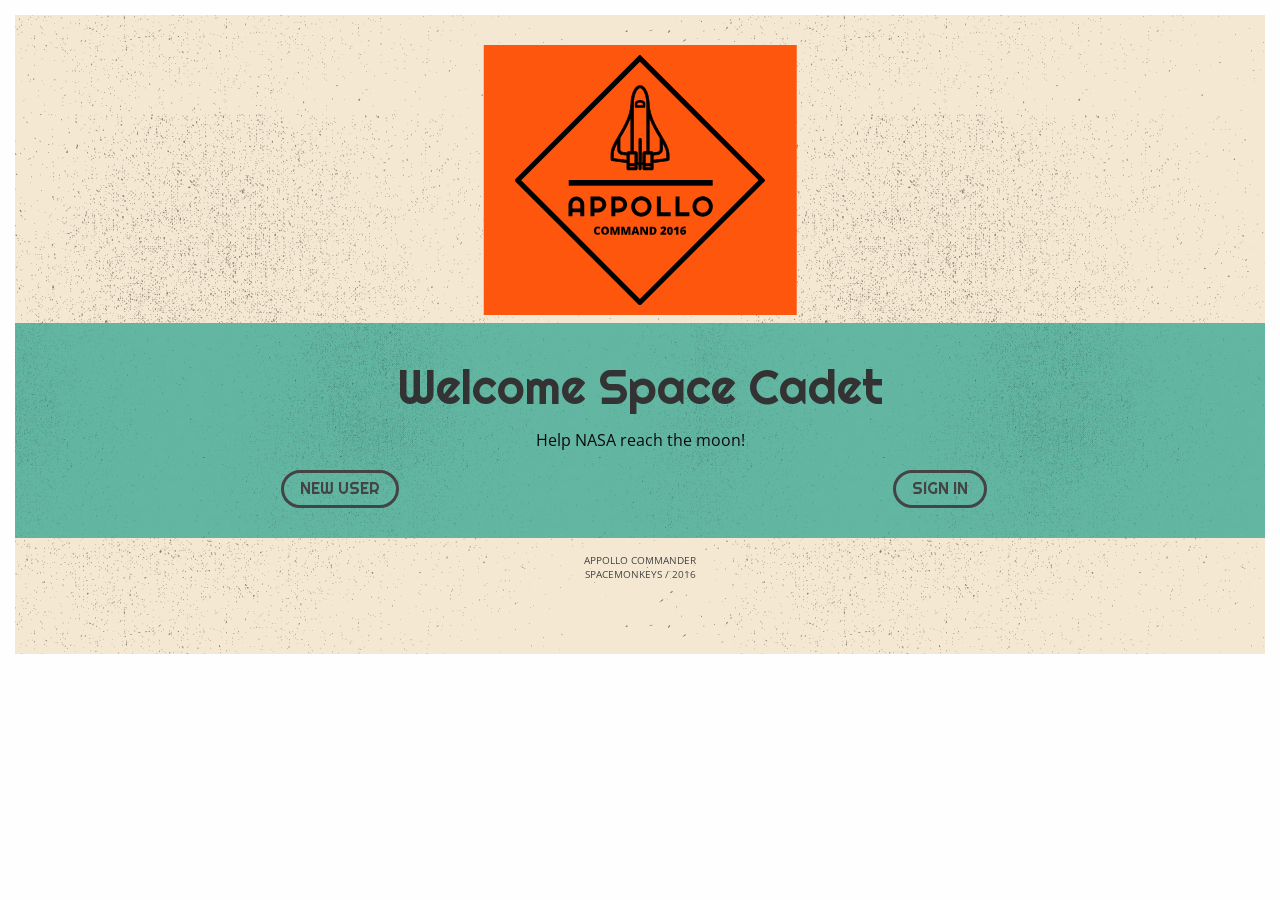
<file: www/index.html>
<!DOCTYPE html>
<html lang="en" class="no-js">
  <head>
    <meta charset="utf-8">
    <meta http-equiv="X-UA-Compatible" content="IE=edge,chrome=1">
    <title>Appollo Commander</title>
    <meta name="viewport" content="width=device-width, initial-scale=1">
    <link rel="apple-touch-icon" href="apple-touch-icon.png">
    <link href="https://fonts.googleapis.com/css?family=Righteous|Open+Sans:600" rel="stylesheet" type="text/css">
    <link rel="stylesheet" href="css/styles.css">
  </head>
  <body>
    <div class="container">
      <header class="homepage-header">
        <h1 class="big-logo"><span class="show-for-sr">Appollo Commander</span><img src="logo.svg" alt="" width="250" height="250"></h1>
      </header>
      <main id="main">
        <section class="homepage-screen text-center">
          <div class="row">
            <div class="columns small-12">
              <h1>Welcome Space Cadet</h1>
              <p>Help NASA reach the moon!</p>
            </div>
          </div>
          <div class="row">
            <div class="columns small-6"><a href="profile-setup.html" class="button-1">New User</a></div>
            <div class="columns small-6"><a href="profile-setup.html" class="button-1">Sign In</a></div>
          </div>
        </section>
      </main>
      <footer class="footer"><small class="copyright">Appollo Commander <br/> spacemonkeys / 2016</small></footer>
    </div>
    <script src="js/scripts.js"></script>
  </body>
</html>
</file>
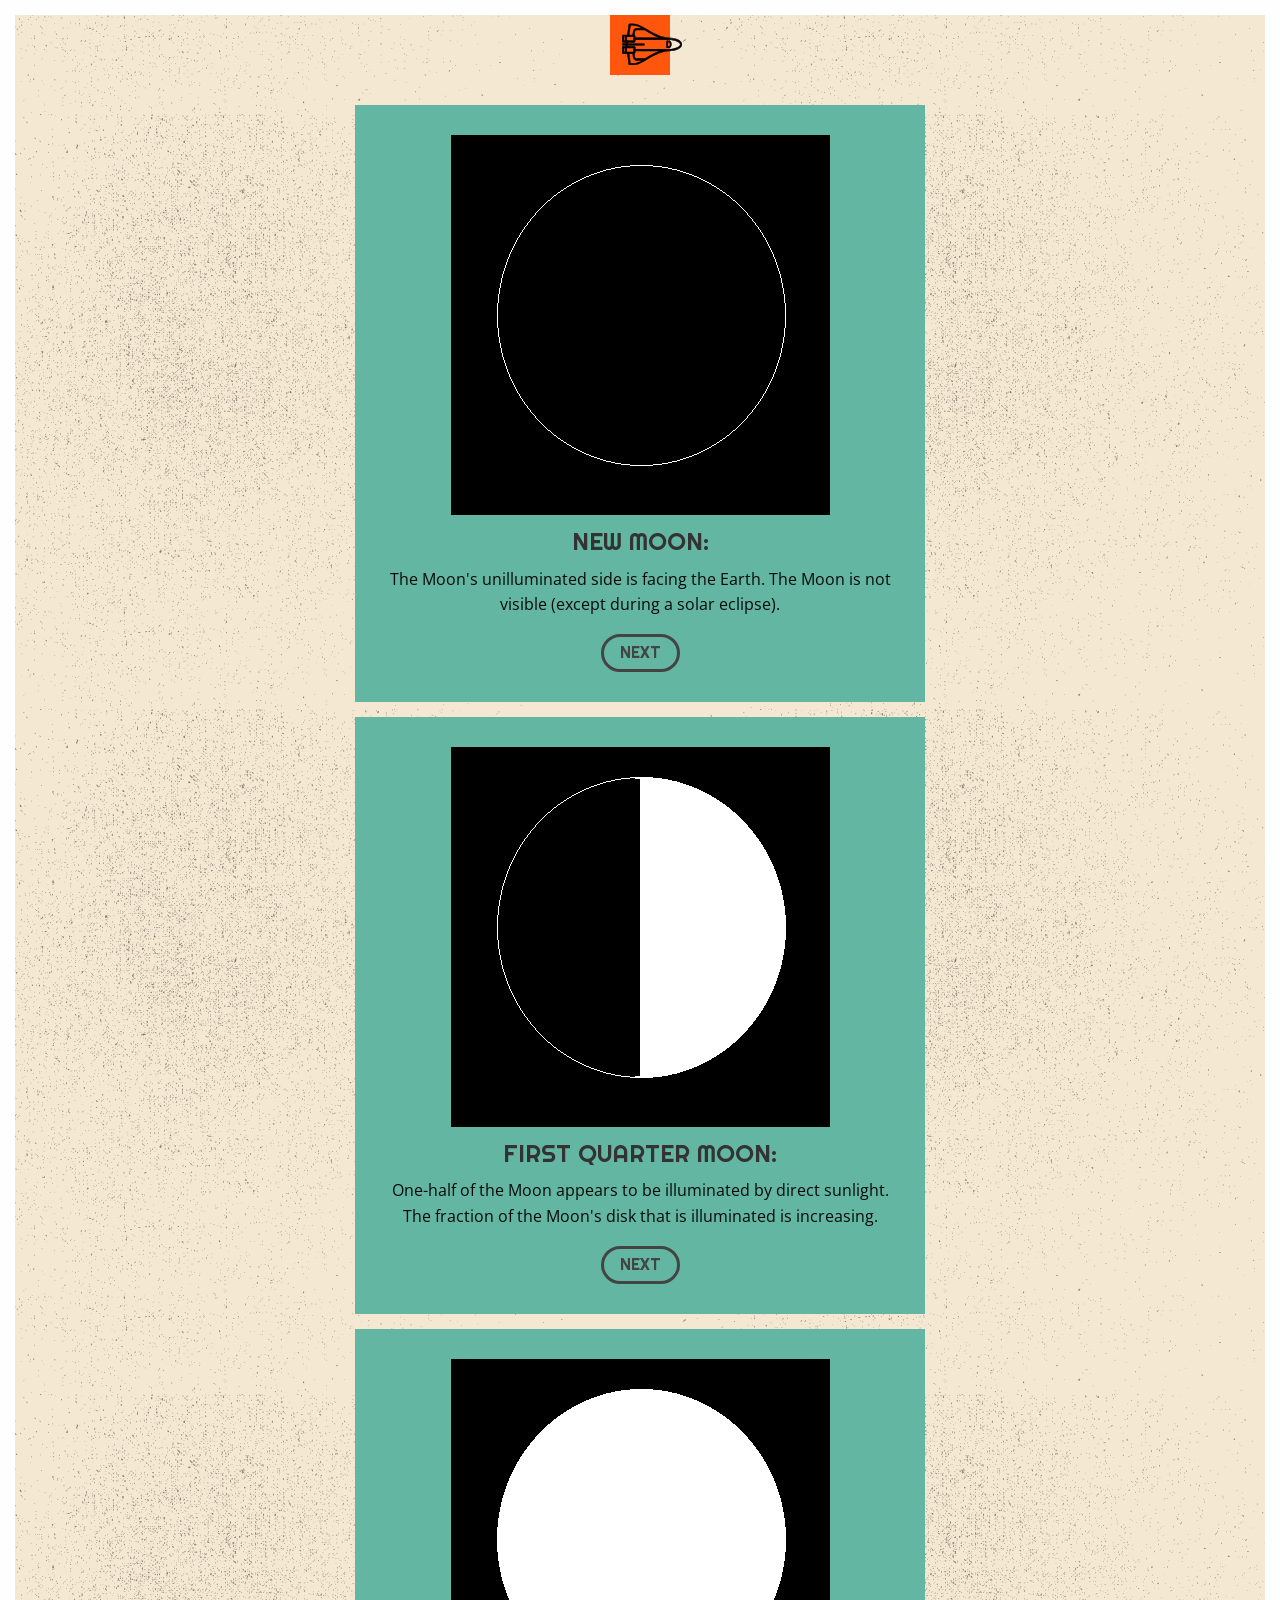
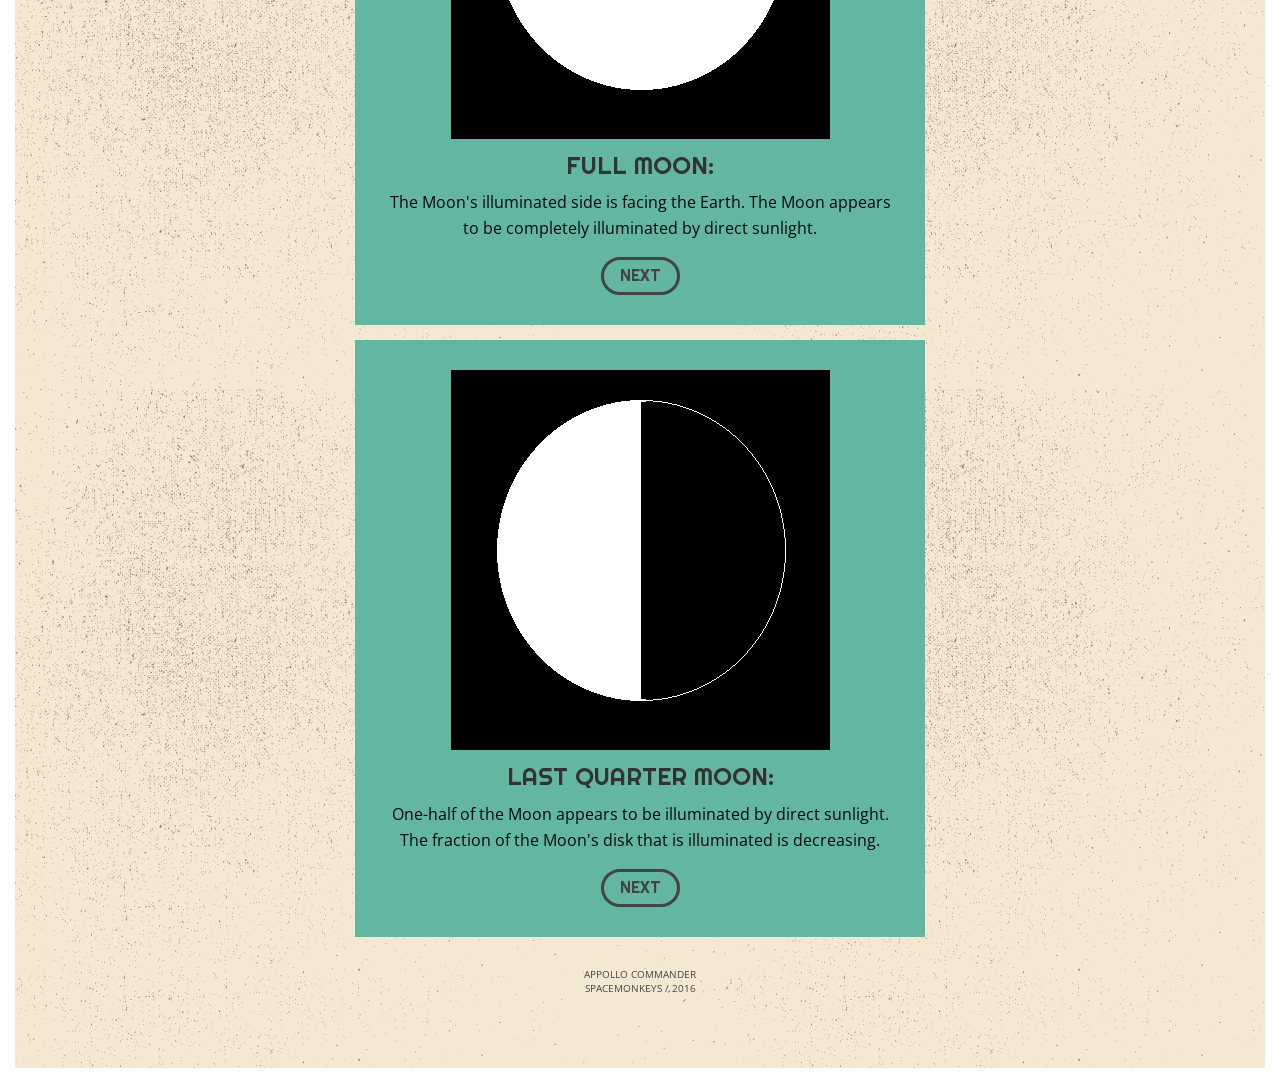
<file: www/mission-1--brief.html>
<!DOCTYPE html>
<html lang="en" class="no-js">
  <head>
    <meta charset="utf-8">
    <meta http-equiv="X-UA-Compatible" content="IE=edge,chrome=1">
    <title>Appollo Commander</title>
    <meta name="viewport" content="width=device-width, initial-scale=1">
    <link rel="apple-touch-icon" href="apple-touch-icon.png">
    <link href="https://fonts.googleapis.com/css?family=Righteous|Open+Sans:600" rel="stylesheet" type="text/css">
    <link rel="stylesheet" href="css/styles.css">
  </head>
  <body>
    <div class="container">
      <header class="header">
        <h1 class="logo"><span class="show-for-sr">Appollo Commander</span><img src="images/ship-horizontal.svg" alt="" width="125" height="125"></h1>
      </header>
      <main id="main">
        <section>
          <section id="challenge-1--mission-brief" class="row align-center">
            <div class="columns medium-8 large-6">
              <div id="new-moon" class="learning-slide"><img src="images/moon-phases/Moon_new.gif" alt="">
                <h3>New Moon</h3>
                <p>The Moon's unilluminated side is facing the Earth. The Moon is not visible (except during a solar eclipse).</p><a href="#first-quarter" class="button-1">Next</a>
              </div>
              <div id="first-quarter" class="learning-slide"><img src="images/moon-phases/Moon_firstqtr.gif" alt="">
                <h3>First Quarter Moon</h3>
                <p>One-half of the Moon appears to be illuminated by direct sunlight. The fraction of the Moon's disk that is illuminated is increasing.</p><a href="#full-moon" class="button-1">Next</a>
              </div>
              <div id="full-moon" class="learning-slide"><img src="images/moon-phases/Moon_full.gif" alt="">
                <h3>Full Moon</h3>
                <p>The Moon's illuminated side is facing the Earth. The Moon appears to be completely illuminated by direct sunlight.</p><a href="#last-quarter" class="button-1">Next</a>
              </div>
              <div id="last-quarter" class="learning-slide"><img src="images/moon-phases/Moon_lastqtr.gif" alt="">
                <h3>Last Quarter Moon</h3>
                <p>One-half of the Moon appears to be illuminated by direct sunlight. The fraction of the Moon's disk that is illuminated is decreasing.</p><a href="mission.html" class="button-1">Next</a>
              </div>
            </div>
          </section>
        </section>
      </main>
      <footer class="footer"><small class="copyright">Appollo Commander <br/> spacemonkeys / 2016</small></footer>
    </div>
    <script src="js/scripts.js"></script>
  </body>
</html>
</file>
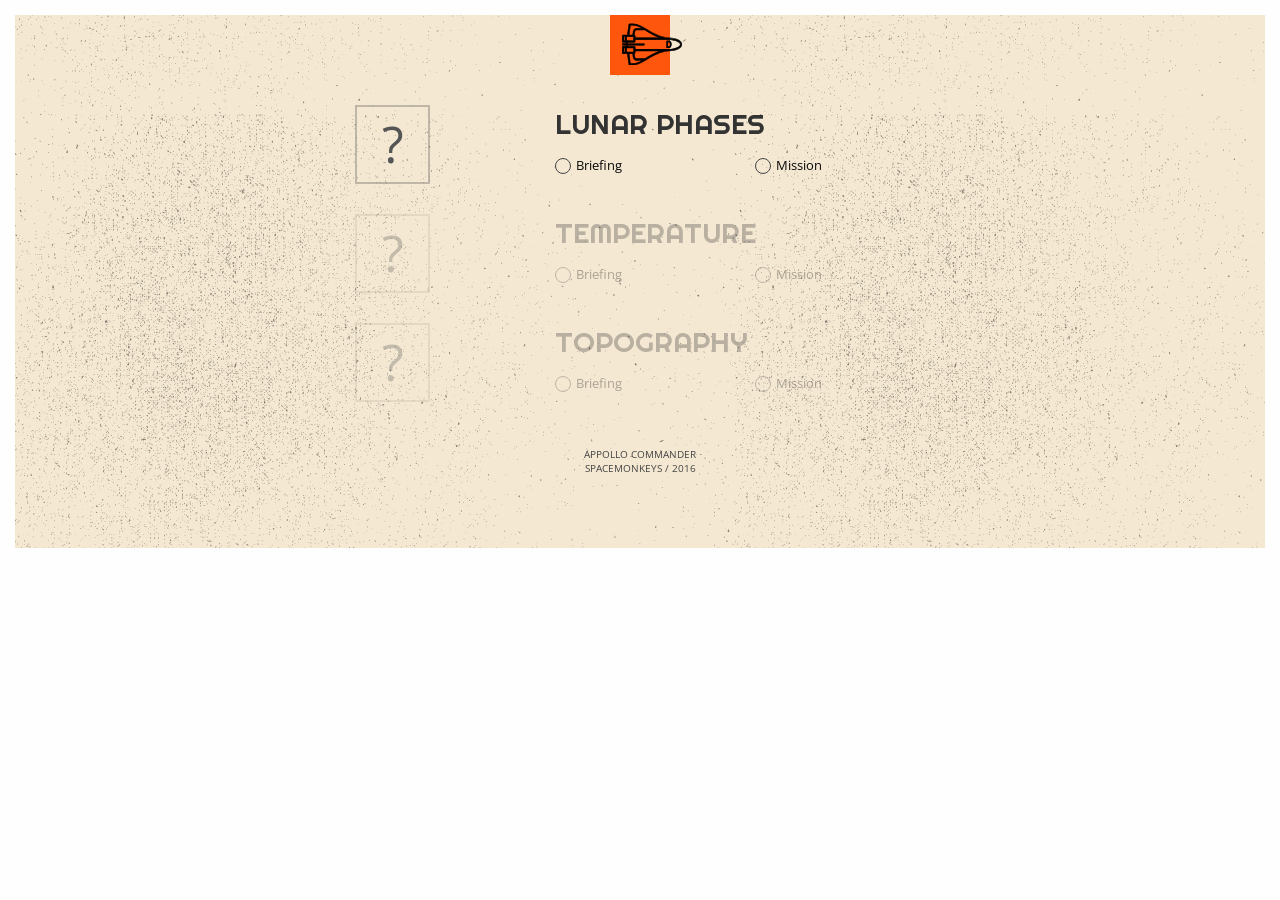
<file: www/mission-center.html>
<!DOCTYPE html>
<html lang="en" class="no-js">
  <head>
    <meta charset="utf-8">
    <meta http-equiv="X-UA-Compatible" content="IE=edge,chrome=1">
    <title>Appollo Commander</title>
    <meta name="viewport" content="width=device-width, initial-scale=1">
    <link rel="apple-touch-icon" href="apple-touch-icon.png">
    <link href="https://fonts.googleapis.com/css?family=Righteous|Open+Sans:600" rel="stylesheet" type="text/css">
    <link rel="stylesheet" href="css/styles.css">
  </head>
  <body>
    <div class="container">
      <header class="header">
        <h1 class="logo"><span class="show-for-sr">Appollo Commander</span><img src="images/ship-horizontal.svg" alt="" width="125" height="125"></h1>
      </header>
      <main id="main">
        <section>
          <section id="checklist" class="row align-center">
            <div class="columns medium-8 large-6">
              <ul class="checklist">
                <li>
                  <div class="row">
                    <div class="columns small-4">
                      <div class="incomplete-box">?</div>
                    </div>
                    <div class="columns small-8">
                      <h3 class="header-4">Lunar Phases</h3>
                      <div class="row">
                        <div class="columns small-6"><a href="mission-1--brief.html"><span class="fake-circle"></span><small>Briefing</small></a></div>
                        <div class="columns small-6"><a href="mission-1.html"><span class="fake-circle"></span><small>Mission</small></a></div>
                      </div>
                    </div>
                  </div>
                </li>
                <li>
                  <div class="row">
                    <div class="columns small-4">
                      <div class="incomplete-box">?</div>
                    </div>
                    <div class="columns small-8">
                      <h3 class="header-4">Temperature</h3>
                      <div class="row">
                        <div class="columns small-6"><a href="mission-1--brief.html"><span class="fake-circle"></span><small>Briefing</small></a></div>
                        <div class="columns small-6"><a href="mission-1.html"><span class="fake-circle"></span><small>Mission</small></a></div>
                      </div>
                    </div>
                  </div>
                </li>
                <li>
                  <div class="row">
                    <div class="columns small-4">
                      <div class="incomplete-box">?</div>
                    </div>
                    <div class="columns small-8">
                      <h3 class="header-4">Topography</h3>
                      <div class="row">
                        <div class="columns small-6"><a href="mission-1--brief.html"><span class="fake-circle"></span><small>Briefing</small></a></div>
                        <div class="columns small-6"><a href="mission-1.html"><span class="fake-circle"></span><small>Mission</small></a></div>
                      </div>
                    </div>
                  </div>
                </li>
              </ul>
            </div>
          </section>
        </section>
      </main>
      <footer class="footer"><small class="copyright">Appollo Commander <br/> spacemonkeys / 2016</small></footer>
    </div>
    <script src="js/scripts.js"></script>
  </body>
</html>
</file>
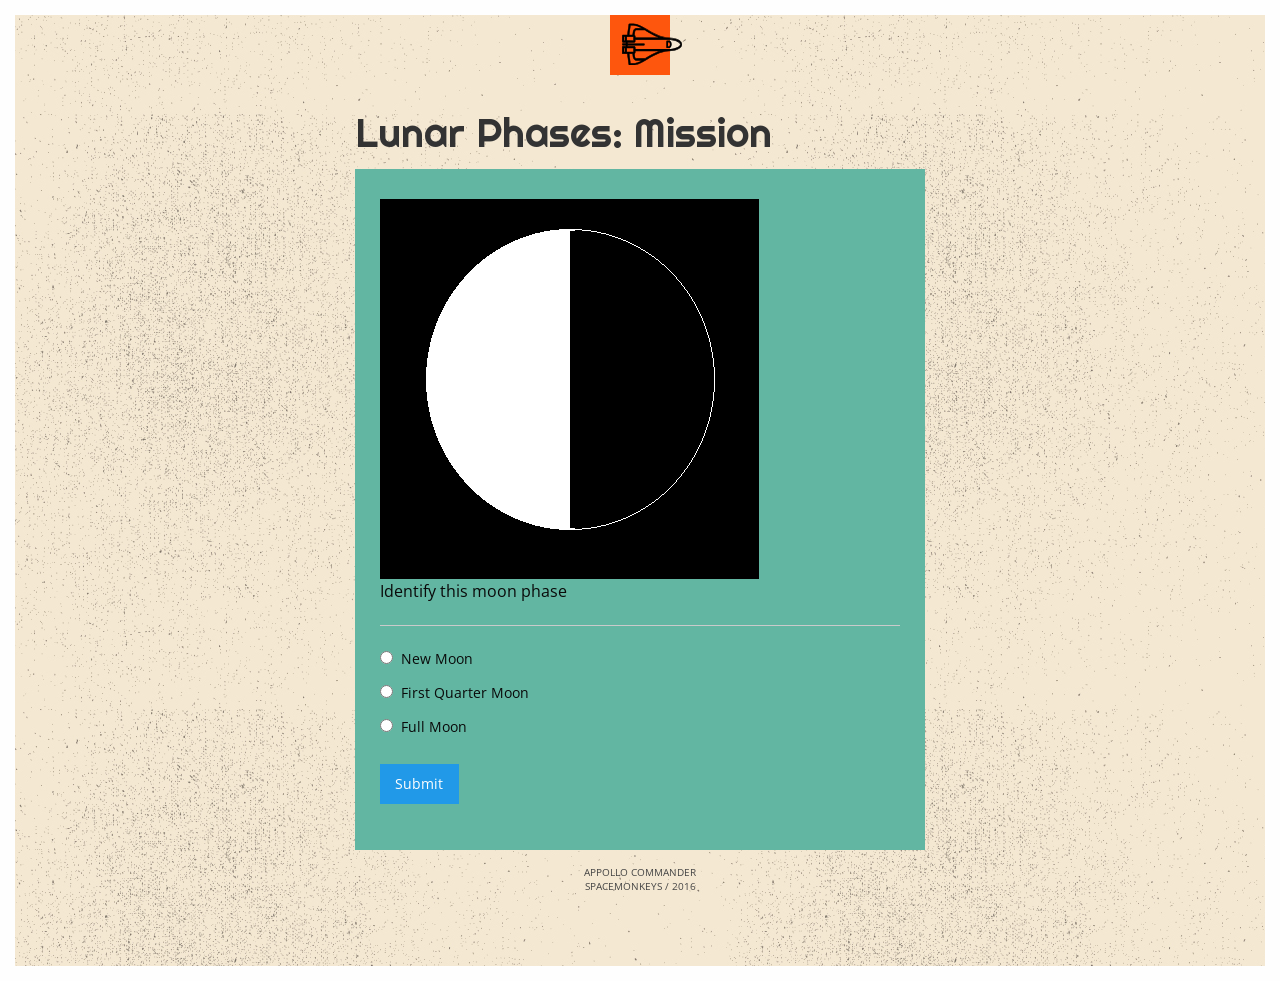
<file: www/mission.html>
<!DOCTYPE html>
<html lang="en" class="no-js">
  <head>
    <meta charset="utf-8">
    <meta http-equiv="X-UA-Compatible" content="IE=edge,chrome=1">
    <title>Appollo Commander</title>
    <meta name="viewport" content="width=device-width, initial-scale=1">
    <link rel="apple-touch-icon" href="apple-touch-icon.png">
    <link href="https://fonts.googleapis.com/css?family=Righteous|Open+Sans:600" rel="stylesheet" type="text/css">
    <link rel="stylesheet" href="css/styles.css">
  </head>
  <body>
    <div class="container">
      <header class="header">
        <h1 class="logo"><span class="show-for-sr">Appollo Commander</span><img src="images/ship-horizontal.svg" alt="" width="125" height="125"></h1>
      </header>
      <main id="main">
        <section>
          <section id="challenge-1" class="row align-center">
            <div class="columns medium-8 large-6">
              <h2>Lunar Phases: Mission</h2>
              <div class="page-section green-bg">
                <div class="row align-center">
                  <div class="columns small-11">
                    <div id="test"><img src="images/moon-phases/Moon_lastqtr.gif" alt="">
                      <p>Identify this moon phase</p>
                      <hr>
                      <form action="#">
                        <ul class="no-bullet">
                          <li>
                            <label>
                              <input type="radio" name="moon-choice" value="new"><span>New Moon</span>
                            </label>
                          </li>
                          <li>
                            <label>
                              <input type="radio" name="moon-choice" value="firstqtr"><span>First Quarter Moon</span>
                            </label>
                          </li>
                          <li>
                            <label>
                              <input type="radio" name="moon-choice" value="full"><span>Full Moon</span>
                            </label>
                          </li>
                        </ul>
                        <input type="submit" value="Submit" class="button">
                      </form>
                    </div>
                  </div>
                </div>
              </div>
            </div>
          </section>
        </section>
      </main>
      <footer class="footer"><small class="copyright">Appollo Commander <br/> spacemonkeys / 2016</small></footer>
    </div>
    <script src="js/scripts.js"></script>
  </body>
</html>
</file>
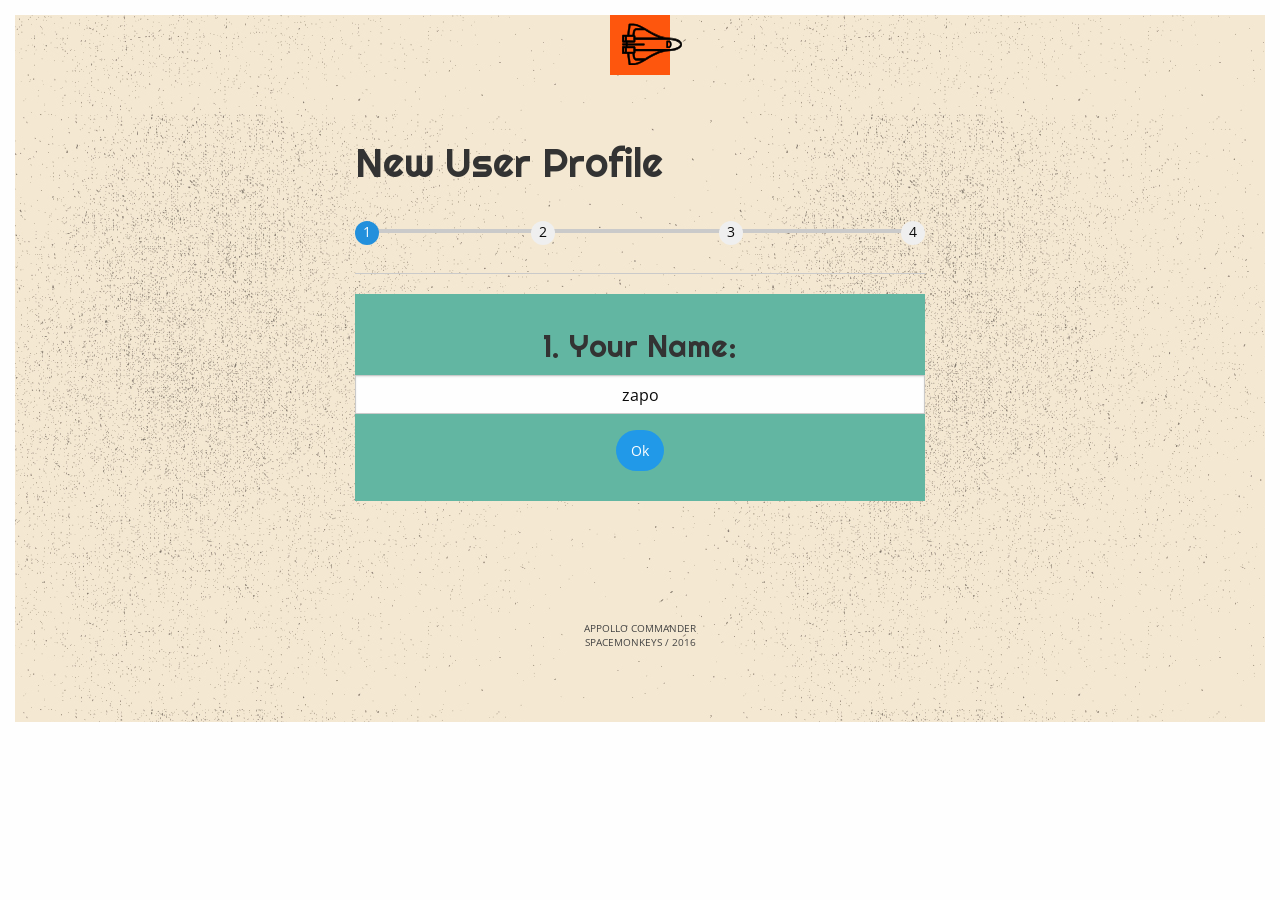
<file: www/profile-setup.html>
<!DOCTYPE html>
<html lang="en" class="no-js">
  <head>
    <meta charset="utf-8">
    <meta http-equiv="X-UA-Compatible" content="IE=edge,chrome=1">
    <title>Appollo Commander</title>
    <meta name="viewport" content="width=device-width, initial-scale=1">
    <link rel="apple-touch-icon" href="apple-touch-icon.png">
    <link href="https://fonts.googleapis.com/css?family=Righteous|Open+Sans:600" rel="stylesheet" type="text/css">
    <link rel="stylesheet" href="css/styles.css">
  </head>
  <body>
    <div class="container">
      <header class="header">
        <h1 class="logo"><span class="show-for-sr">Appollo Commander</span><img src="images/ship-horizontal.svg" alt="" width="125" height="125"></h1>
      </header>
      <main id="main">
        <section>
          <section id="intro" class="row page-section thick-margin-bottom align-center">
            <div class="columns medium-8 large-6">
              <h2>New User Profile</h2>
              <div class="page-section">
                <div class="profile-progress"><span class="circle active">1</span><span class="circle">2</span><span class="circle">3</span><span class="circle">4</span>
                  <div role="progressbar" tabindex="0" aria-valuenow="0" aria-valuemin="0" aria-valuemax="100" class="progress">
                    <div class="progress-meter"></div>
                  </div>
                </div>
                <hr>
                <div id="profile-questions" class="profile-questions">
                  <div id="step-1" class="profile-question active">
                    <h3 class="field-title">1. Your Name:</h3>
                    <input id="name" type="text" name="name" placeholder="Firstname Lastname" value="zapo">
                    <div><a href="#step-2" class="button">Ok</a></div>
                  </div>
                  <div id="step-2" class="profile-question">
                    <h3 class="field-title">2. Birthday:</h3>
                    <div class="row">
                      <div class="columns small-4">
                        <select id="birth-year" name="birth-year">
                          <option value="1990">1990</option>
                          <option value="1991" selected>1991</option>
                          <option value="1992">1992</option>
                          <option value="1993">1993</option>
                          <option value="1994">1994</option>
                          <option value="1995">1995</option>
                          <option value="1996">1996</option>
                          <option value="1997">1997</option>
                          <option value="1998">1998</option>
                          <option value="1999">1999</option>
                          <option value="2000">2000</option>
                          <option value="2000">2001</option>
                          <option value="2000">2002</option>
                          <option value="2000">2003</option>
                          <option value="2000">2004</option>
                          <option value="2000">2005</option>
                          <option value="2000">2006</option>
                          <option value="2000">2007</option>
                          <option value="2000">2008</option>
                          <option value="2000">2009</option>
                          <option value="2000">2010</option>
                          <option value="2000">2011</option>
                          <option value="2000">2012</option>
                          <option value="2000">2013</option>
                          <option value="2000">2014</option>
                          <option value="2000">2015</option>
                        </select>
                      </div>
                      <div class="columns small-4">
                        <select id="birth-month" name="birth-month">
                          <option value="January">January</option>
                          <option value="February">February</option>
                          <option value="March">March</option>
                          <option value="April">April</option>
                          <option value="May">May</option>
                          <option value="June">June</option>
                          <option value="July">July</option>
                          <option value="August">August</option>
                          <option value="September">September</option>
                          <option value="October" selected>October</option>
                          <option value="November">November</option>
                          <option value="December">December</option>
                        </select>
                      </div>
                      <div class="columns small-4">
                        <select id="birth-day" name="birth-day">
                          <option value="1">1</option>
                          <option value="2">2</option>
                          <option value="3">3</option>
                          <option value="4">4</option>
                          <option value="5">5</option>
                          <option value="6">6</option>
                          <option value="7">7</option>
                          <option value="8">8</option>
                          <option value="9">9</option>
                          <option value="10">10</option>
                          <option value="11">11</option>
                          <option value="12">12</option>
                          <option value="13">13</option>
                          <option value="14">14</option>
                          <option value="15" selected>15</option>
                          <option value="16">16</option>
                          <option value="17">17</option>
                          <option value="18">18</option>
                          <option value="19">19</option>
                          <option value="20">20</option>
                          <option value="21">21</option>
                          <option value="22">22</option>
                          <option value="23">23</option>
                          <option value="24">24</option>
                          <option value="25">25</option>
                          <option value="26">26</option>
                          <option value="27">27</option>
                          <option value="28">28</option>
                          <option value="29">29</option>
                          <option value="30">30</option>
                          <option value="31">31</option>
                        </select>
                      </div>
                    </div>
                    <div><a href="#step-1" class="button">Back</a><a href="#step-3" class="button">Ok</a></div>
                  </div>
                  <div id="step-3" class="profile-question">
                    <h3 class="field-title">3. Gender:</h3>
                    <label>
                      <input type="radio" name="gender" value="male" checked><span>Male</span>
                    </label>
                    <label>
                      <input type="radio" name="gender" value="female"><span>Female</span>
                    </label>
                    <div><a href="#step-2" class="button">Back</a><a href="#step-4" class="button">Ok</a></div>
                  </div>
                  <div id="step-4" class="profile-question">
                    <h3 class="field-title">4. Path:</h3>
                    <label>
                      <input type="radio" name="path" value="engineer" checked><span>Engineer</span>
                    </label>
                    <label>
                      <input type="radio" name="path" value="astronaut"><span>Astronaut</span>
                    </label>
                    <div><a href="#step-3" class="button">Back</a><a href="#profile-finish" class="button">Ok</a></div>
                  </div>
                  <div id="profile-finish" class="profile-question">
                    <div class="text-center">
                      <h2>Great, <span data-username></span>!</h2>
                      <p>You're set to take off in</p>
                      <p id="countdown">10 : 55</p>
                      <p>But first we need to see if you're ready!</p><a href="mission-center.html">Ok</a>
                    </div>
                  </div>
                </div>
              </div>
            </div>
          </section>
        </section>
      </main>
      <footer class="footer"><small class="copyright">Appollo Commander <br/> spacemonkeys / 2016</small></footer>
    </div>
    <script src="js/scripts.js"></script>
  </body>
</html>
</file>
<file: www/css/styles.css>
/**
 * Foundation for Sites by ZURB
 * Version 6.2.1
 * foundation.zurb.com
 * Licensed under MIT Open Source
 */
/*! normalize.css v3.0.3 | MIT License | github.com/necolas/normalize.css */
/**
   * 1. Set default font family to sans-serif.
   * 2. Prevent iOS and IE text size adjust after device orientation change,
   *    without disabling user zoom.
   */
html {
  font-family: sans-serif;
  /* 1 */
  -ms-text-size-adjust: 100%;
  /* 2 */
  -webkit-text-size-adjust: 100%;
  /* 2 */ }

/**
   * Remove default margin.
   */
body {
  margin: 0; }

/* HTML5 display definitions
     ========================================================================== */
/**
   * Correct `block` display not defined for any HTML5 element in IE 8/9.
   * Correct `block` display not defined for `details` or `summary` in IE 10/11
   * and Firefox.
   * Correct `block` display not defined for `main` in IE 11.
   */
article,
aside,
details,
figcaption,
figure,
footer,
header,
hgroup,
main,
menu,
nav,
section,
summary {
  display: block; }

/**
   * 1. Correct `inline-block` display not defined in IE 8/9.
   * 2. Normalize vertical alignment of `progress` in Chrome, Firefox, and Opera.
   */
audio,
canvas,
progress,
video {
  display: inline-block;
  /* 1 */
  vertical-align: baseline;
  /* 2 */ }

/**
   * Prevent modern browsers from displaying `audio` without controls.
   * Remove excess height in iOS 5 devices.
   */
audio:not([controls]) {
  display: none;
  height: 0; }

/**
   * Address `[hidden]` styling not present in IE 8/9/10.
   * Hide the `template` element in IE 8/9/10/11, Safari, and Firefox < 22.
   */
[hidden],
template {
  display: none; }

/* Links
     ========================================================================== */
/**
   * Remove the gray background color from active links in IE 10.
   */
a {
  background-color: transparent; }

/**
   * Improve readability of focused elements when they are also in an
   * active/hover state.
   */
a:active,
a:hover {
  outline: 0; }

/* Text-level semantics
     ========================================================================== */
/**
   * Address styling not present in IE 8/9/10/11, Safari, and Chrome.
   */
abbr[title] {
  border-bottom: 1px dotted; }

/**
   * Address style set to `bolder` in Firefox 4+, Safari, and Chrome.
   */
b,
strong {
  font-weight: bold; }

/**
   * Address styling not present in Safari and Chrome.
   */
dfn {
  font-style: italic; }

/**
   * Address variable `h1` font-size and margin within `section` and `article`
   * contexts in Firefox 4+, Safari, and Chrome.
   */
h1 {
  font-size: 2em;
  margin: 0.67em 0; }

/**
   * Address styling not present in IE 8/9.
   */
mark {
  background: #ff0;
  color: #000; }

/**
   * Address inconsistent and variable font size in all browsers.
   */
small {
  font-size: 80%; }

/**
   * Prevent `sub` and `sup` affecting `line-height` in all browsers.
   */
sub,
sup {
  font-size: 75%;
  line-height: 0;
  position: relative;
  vertical-align: baseline; }

sup {
  top: -0.5em; }

sub {
  bottom: -0.25em; }

/* Embedded content
     ========================================================================== */
/**
   * Remove border when inside `a` element in IE 8/9/10.
   */
img {
  border: 0; }

/**
   * Correct overflow not hidden in IE 9/10/11.
   */
svg:not(:root) {
  overflow: hidden; }

/* Grouping content
     ========================================================================== */
/**
   * Address margin not present in IE 8/9 and Safari.
   */
figure {
  margin: 1em 40px; }

/**
   * Address differences between Firefox and other browsers.
   */
hr {
  box-sizing: content-box;
  height: 0; }

/**
   * Contain overflow in all browsers.
   */
pre {
  overflow: auto; }

/**
   * Address odd `em`-unit font size rendering in all browsers.
   */
code,
kbd,
pre,
samp {
  font-family: monospace, monospace;
  font-size: 1em; }

/* Forms
     ========================================================================== */
/**
   * Known limitation: by default, Chrome and Safari on OS X allow very limited
   * styling of `select`, unless a `border` property is set.
   */
/**
   * 1. Correct color not being inherited.
   *    Known issue: affects color of disabled elements.
   * 2. Correct font properties not being inherited.
   * 3. Address margins set differently in Firefox 4+, Safari, and Chrome.
   */
button,
input,
optgroup,
select,
textarea {
  color: inherit;
  /* 1 */
  font: inherit;
  /* 2 */
  margin: 0;
  /* 3 */ }

/**
   * Address `overflow` set to `hidden` in IE 8/9/10/11.
   */
button {
  overflow: visible; }

/**
   * Address inconsistent `text-transform` inheritance for `button` and `select`.
   * All other form control elements do not inherit `text-transform` values.
   * Correct `button` style inheritance in Firefox, IE 8/9/10/11, and Opera.
   * Correct `select` style inheritance in Firefox.
   */
button,
select {
  text-transform: none; }

/**
   * 1. Avoid the WebKit bug in Android 4.0.* where (2) destroys native `audio`
   *    and `video` controls.
   * 2. Correct inability to style clickable `input` types in iOS.
   * 3. Improve usability and consistency of cursor style between image-type
   *    `input` and others.
   */
button,
html input[type="button"],
input[type="reset"],
input[type="submit"] {
  -webkit-appearance: button;
  /* 2 */
  cursor: pointer;
  /* 3 */ }

/**
   * Re-set default cursor for disabled elements.
   */
button[disabled],
html input[disabled] {
  cursor: not-allowed; }

/**
   * Remove inner padding and border in Firefox 4+.
   */
button::-moz-focus-inner,
input::-moz-focus-inner {
  border: 0;
  padding: 0; }

/**
   * Address Firefox 4+ setting `line-height` on `input` using `!important` in
   * the UA stylesheet.
   */
input {
  line-height: normal; }

/**
   * It's recommended that you don't attempt to style these elements.
   * Firefox's implementation doesn't respect box-sizing, padding, or width.
   *
   * 1. Address box sizing set to `content-box` in IE 8/9/10.
   * 2. Remove excess padding in IE 8/9/10.
   */
input[type="checkbox"],
input[type="radio"] {
  box-sizing: border-box;
  /* 1 */
  padding: 0;
  /* 2 */ }

/**
   * Fix the cursor style for Chrome's increment/decrement buttons. For certain
   * `font-size` values of the `input`, it causes the cursor style of the
   * decrement button to change from `default` to `text`.
   */
input[type="number"]::-webkit-inner-spin-button,
input[type="number"]::-webkit-outer-spin-button {
  height: auto; }

/**
   * 1. Address `appearance` set to `searchfield` in Safari and Chrome.
   * 2. Address `box-sizing` set to `border-box` in Safari and Chrome.
   */
input[type="search"] {
  -webkit-appearance: textfield;
  /* 1 */
  box-sizing: content-box;
  /* 2 */ }

/**
   * Remove inner padding and search cancel button in Safari and Chrome on OS X.
   * Safari (but not Chrome) clips the cancel button when the search input has
   * padding (and `textfield` appearance).
   */
input[type="search"]::-webkit-search-cancel-button,
input[type="search"]::-webkit-search-decoration {
  -webkit-appearance: none; }

/**
   * Define consistent border, margin, and padding.
   * [NOTE] We don't enable this ruleset in Foundation, because we want the <fieldset> element to have plain styling.
   */
/* fieldset {
    border: 1px solid #c0c0c0;
    margin: 0 2px;
    padding: 0.35em 0.625em 0.75em;
  } */
/**
   * 1. Correct `color` not being inherited in IE 8/9/10/11.
   * 2. Remove padding so people aren't caught out if they zero out fieldsets.
   */
legend {
  border: 0;
  /* 1 */
  padding: 0;
  /* 2 */ }

/**
   * Remove default vertical scrollbar in IE 8/9/10/11.
   */
textarea {
  overflow: auto; }

/**
   * Don't inherit the `font-weight` (applied by a rule above).
   * NOTE: the default cannot safely be changed in Chrome and Safari on OS X.
   */
optgroup {
  font-weight: bold; }

/* Tables
     ========================================================================== */
/**
   * Remove most spacing between table cells.
   */
table {
  border-collapse: collapse;
  border-spacing: 0; }

td,
th {
  padding: 0; }

.foundation-mq {
  font-family: "small=0em&medium=40em&large=64em&xlarge=75em&xxlarge=90em"; }

html {
  font-size: 100%;
  box-sizing: border-box; }

*,
*::before,
*::after {
  box-sizing: inherit; }

body {
  padding: 0;
  margin: 0;
  font-family: "Open Sans", sans-serif, "Helvetica Neue", Helvetica, Roboto, Arial, sans-serif;
  font-weight: normal;
  line-height: 1.5;
  color: #0a0a0a;
  background: #fefefe;
  -webkit-font-smoothing: antialiased;
  -moz-osx-font-smoothing: grayscale; }

img {
  max-width: 100%;
  height: auto;
  -ms-interpolation-mode: bicubic;
  display: inline-block;
  vertical-align: middle; }

textarea {
  height: auto;
  min-height: 50px;
  border-radius: 0; }

select {
  width: 100%;
  border-radius: 0; }

#map_canvas img,
#map_canvas embed,
#map_canvas object,
.map_canvas img,
.map_canvas embed,
.map_canvas object,
.mqa-display img,
.mqa-display embed,
.mqa-display object {
  max-width: none !important; }

button {
  -webkit-appearance: none;
  -moz-appearance: none;
  background: transparent;
  padding: 0;
  border: 0;
  border-radius: 0;
  line-height: 1; }
  [data-whatinput='mouse'] button {
    outline: 0; }

.is-visible {
  display: block !important; }

.is-hidden {
  display: none !important; }

.row {
  max-width: 75rem;
  margin-left: auto;
  margin-right: auto;
  display: -webkit-box;
  display: -webkit-flex;
  display: -ms-flexbox;
  display: flex;
  -webkit-flex-flow: row wrap;
      -ms-flex-flow: row wrap;
          flex-flow: row wrap; }
  .row .row {
    max-width: none;
    margin-left: -0.625rem;
    margin-right: -0.625rem;
    max-width: none; }
  .row.expanded {
    max-width: none; }
  .row.collapse > .column, .row.collapse > .columns {
    padding-left: 0;
    padding-right: 0; }

.column, .columns {
  -webkit-box-flex: 1;
  -webkit-flex: 1 1 0px;
      -ms-flex: 1 1 0px;
          flex: 1 1 0px;
  padding-left: 0.625rem;
  padding-right: 0.625rem;
  min-width: 0; }

.column.row.row, .row.row.columns {
  float: none;
  display: block; }
  .row .column.row.row, .row .row.row.columns {
    padding-left: 0;
    padding-right: 0;
    margin-left: 0;
    margin-right: 0; }

.small-1 {
  -webkit-box-flex: 0;
  -webkit-flex: 0 0 8.33333%;
      -ms-flex: 0 0 8.33333%;
          flex: 0 0 8.33333%;
  max-width: 8.33333%; }

.small-offset-0 {
  margin-left: 0%; }

.small-2 {
  -webkit-box-flex: 0;
  -webkit-flex: 0 0 16.66667%;
      -ms-flex: 0 0 16.66667%;
          flex: 0 0 16.66667%;
  max-width: 16.66667%; }

.small-offset-1 {
  margin-left: 8.33333%; }

.small-3 {
  -webkit-box-flex: 0;
  -webkit-flex: 0 0 25%;
      -ms-flex: 0 0 25%;
          flex: 0 0 25%;
  max-width: 25%; }

.small-offset-2 {
  margin-left: 16.66667%; }

.small-4 {
  -webkit-box-flex: 0;
  -webkit-flex: 0 0 33.33333%;
      -ms-flex: 0 0 33.33333%;
          flex: 0 0 33.33333%;
  max-width: 33.33333%; }

.small-offset-3 {
  margin-left: 25%; }

.small-5 {
  -webkit-box-flex: 0;
  -webkit-flex: 0 0 41.66667%;
      -ms-flex: 0 0 41.66667%;
          flex: 0 0 41.66667%;
  max-width: 41.66667%; }

.small-offset-4 {
  margin-left: 33.33333%; }

.small-6 {
  -webkit-box-flex: 0;
  -webkit-flex: 0 0 50%;
      -ms-flex: 0 0 50%;
          flex: 0 0 50%;
  max-width: 50%; }

.small-offset-5 {
  margin-left: 41.66667%; }

.small-7 {
  -webkit-box-flex: 0;
  -webkit-flex: 0 0 58.33333%;
      -ms-flex: 0 0 58.33333%;
          flex: 0 0 58.33333%;
  max-width: 58.33333%; }

.small-offset-6 {
  margin-left: 50%; }

.small-8 {
  -webkit-box-flex: 0;
  -webkit-flex: 0 0 66.66667%;
      -ms-flex: 0 0 66.66667%;
          flex: 0 0 66.66667%;
  max-width: 66.66667%; }

.small-offset-7 {
  margin-left: 58.33333%; }

.small-9 {
  -webkit-box-flex: 0;
  -webkit-flex: 0 0 75%;
      -ms-flex: 0 0 75%;
          flex: 0 0 75%;
  max-width: 75%; }

.small-offset-8 {
  margin-left: 66.66667%; }

.small-10 {
  -webkit-box-flex: 0;
  -webkit-flex: 0 0 83.33333%;
      -ms-flex: 0 0 83.33333%;
          flex: 0 0 83.33333%;
  max-width: 83.33333%; }

.small-offset-9 {
  margin-left: 75%; }

.small-11 {
  -webkit-box-flex: 0;
  -webkit-flex: 0 0 91.66667%;
      -ms-flex: 0 0 91.66667%;
          flex: 0 0 91.66667%;
  max-width: 91.66667%; }

.small-offset-10 {
  margin-left: 83.33333%; }

.small-12 {
  -webkit-box-flex: 0;
  -webkit-flex: 0 0 100%;
      -ms-flex: 0 0 100%;
          flex: 0 0 100%;
  max-width: 100%; }

.small-offset-11 {
  margin-left: 91.66667%; }

.small-order-1 {
  -webkit-box-ordinal-group: 2;
  -webkit-order: 1;
      -ms-flex-order: 1;
          order: 1; }

.small-order-2 {
  -webkit-box-ordinal-group: 3;
  -webkit-order: 2;
      -ms-flex-order: 2;
          order: 2; }

.small-order-3 {
  -webkit-box-ordinal-group: 4;
  -webkit-order: 3;
      -ms-flex-order: 3;
          order: 3; }

.small-order-4 {
  -webkit-box-ordinal-group: 5;
  -webkit-order: 4;
      -ms-flex-order: 4;
          order: 4; }

.small-order-5 {
  -webkit-box-ordinal-group: 6;
  -webkit-order: 5;
      -ms-flex-order: 5;
          order: 5; }

.small-order-6 {
  -webkit-box-ordinal-group: 7;
  -webkit-order: 6;
      -ms-flex-order: 6;
          order: 6; }

.small-up-1 {
  -webkit-flex-wrap: wrap;
      -ms-flex-wrap: wrap;
          flex-wrap: wrap; }
  .small-up-1 > .column, .small-up-1 > .columns {
    -webkit-box-flex: 0;
    -webkit-flex: 0 0 100%;
        -ms-flex: 0 0 100%;
            flex: 0 0 100%;
    max-width: 100%; }

.small-up-2 {
  -webkit-flex-wrap: wrap;
      -ms-flex-wrap: wrap;
          flex-wrap: wrap; }
  .small-up-2 > .column, .small-up-2 > .columns {
    -webkit-box-flex: 0;
    -webkit-flex: 0 0 50%;
        -ms-flex: 0 0 50%;
            flex: 0 0 50%;
    max-width: 50%; }

.small-up-3 {
  -webkit-flex-wrap: wrap;
      -ms-flex-wrap: wrap;
          flex-wrap: wrap; }
  .small-up-3 > .column, .small-up-3 > .columns {
    -webkit-box-flex: 0;
    -webkit-flex: 0 0 33.33333%;
        -ms-flex: 0 0 33.33333%;
            flex: 0 0 33.33333%;
    max-width: 33.33333%; }

.small-up-4 {
  -webkit-flex-wrap: wrap;
      -ms-flex-wrap: wrap;
          flex-wrap: wrap; }
  .small-up-4 > .column, .small-up-4 > .columns {
    -webkit-box-flex: 0;
    -webkit-flex: 0 0 25%;
        -ms-flex: 0 0 25%;
            flex: 0 0 25%;
    max-width: 25%; }

.small-up-5 {
  -webkit-flex-wrap: wrap;
      -ms-flex-wrap: wrap;
          flex-wrap: wrap; }
  .small-up-5 > .column, .small-up-5 > .columns {
    -webkit-box-flex: 0;
    -webkit-flex: 0 0 20%;
        -ms-flex: 0 0 20%;
            flex: 0 0 20%;
    max-width: 20%; }

.small-up-6 {
  -webkit-flex-wrap: wrap;
      -ms-flex-wrap: wrap;
          flex-wrap: wrap; }
  .small-up-6 > .column, .small-up-6 > .columns {
    -webkit-box-flex: 0;
    -webkit-flex: 0 0 16.66667%;
        -ms-flex: 0 0 16.66667%;
            flex: 0 0 16.66667%;
    max-width: 16.66667%; }

.small-up-7 {
  -webkit-flex-wrap: wrap;
      -ms-flex-wrap: wrap;
          flex-wrap: wrap; }
  .small-up-7 > .column, .small-up-7 > .columns {
    -webkit-box-flex: 0;
    -webkit-flex: 0 0 14.28571%;
        -ms-flex: 0 0 14.28571%;
            flex: 0 0 14.28571%;
    max-width: 14.28571%; }

.small-up-8 {
  -webkit-flex-wrap: wrap;
      -ms-flex-wrap: wrap;
          flex-wrap: wrap; }
  .small-up-8 > .column, .small-up-8 > .columns {
    -webkit-box-flex: 0;
    -webkit-flex: 0 0 12.5%;
        -ms-flex: 0 0 12.5%;
            flex: 0 0 12.5%;
    max-width: 12.5%; }

.small-collapse > .column, .small-collapse > .columns {
  padding-left: 0;
  padding-right: 0; }

.small-uncollapse > .column, .small-uncollapse > .columns {
  padding-left: 0.625rem;
  padding-right: 0.625rem; }

.row.medium-unstack > .column, .row.medium-unstack > .columns {
  -webkit-box-flex: 0;
  -webkit-flex: 0 0 100%;
      -ms-flex: 0 0 100%;
          flex: 0 0 100%; }

.row.large-unstack > .column, .row.large-unstack > .columns {
  -webkit-box-flex: 0;
  -webkit-flex: 0 0 100%;
      -ms-flex: 0 0 100%;
          flex: 0 0 100%; }

.shrink {
  -webkit-box-flex: 0;
  -webkit-flex: 0 0 auto;
      -ms-flex: 0 0 auto;
          flex: 0 0 auto;
  max-width: 100%; }

.column.align-top, .align-top.columns {
  -webkit-align-self: flex-start;
      -ms-flex-item-align: start;
          align-self: flex-start; }

.column.align-bottom, .align-bottom.columns {
  -webkit-align-self: flex-end;
      -ms-flex-item-align: end;
          align-self: flex-end; }

.column.align-middle, .align-middle.columns {
  -webkit-align-self: center;
      -ms-flex-item-align: center;
          align-self: center; }

.column.align-stretch, .align-stretch.columns {
  -webkit-align-self: stretch;
      -ms-flex-item-align: stretch;
          align-self: stretch; }

.align-right {
  -webkit-box-pack: end;
  -webkit-justify-content: flex-end;
      -ms-flex-pack: end;
          justify-content: flex-end; }

.align-center {
  -webkit-box-pack: center;
  -webkit-justify-content: center;
      -ms-flex-pack: center;
          justify-content: center; }

.align-justify {
  -webkit-box-pack: justify;
  -webkit-justify-content: space-between;
      -ms-flex-pack: justify;
          justify-content: space-between; }

.align-spaced {
  -webkit-justify-content: space-around;
      -ms-flex-pack: distribute;
          justify-content: space-around; }

.align-top {
  -webkit-box-align: start;
  -webkit-align-items: flex-start;
      -ms-flex-align: start;
              -ms-grid-row-align: flex-start;
          align-items: flex-start; }

.align-self-top {
  -webkit-align-self: flex-start;
      -ms-flex-item-align: start;
          align-self: flex-start; }

.align-bottom {
  -webkit-box-align: end;
  -webkit-align-items: flex-end;
      -ms-flex-align: end;
              -ms-grid-row-align: flex-end;
          align-items: flex-end; }

.align-self-bottom {
  -webkit-align-self: flex-end;
      -ms-flex-item-align: end;
          align-self: flex-end; }

.align-middle {
  -webkit-box-align: center;
  -webkit-align-items: center;
      -ms-flex-align: center;
              -ms-grid-row-align: center;
          align-items: center; }

.align-self-middle {
  -webkit-align-self: center;
      -ms-flex-item-align: center;
          align-self: center; }

.align-stretch {
  -webkit-box-align: stretch;
  -webkit-align-items: stretch;
      -ms-flex-align: stretch;
              -ms-grid-row-align: stretch;
          align-items: stretch; }

.align-self-stretch {
  -webkit-align-self: stretch;
      -ms-flex-item-align: stretch;
          align-self: stretch; }

.small-order-1 {
  -webkit-box-ordinal-group: 2;
  -webkit-order: 1;
      -ms-flex-order: 1;
          order: 1; }

.small-order-2 {
  -webkit-box-ordinal-group: 3;
  -webkit-order: 2;
      -ms-flex-order: 2;
          order: 2; }

.small-order-3 {
  -webkit-box-ordinal-group: 4;
  -webkit-order: 3;
      -ms-flex-order: 3;
          order: 3; }

.small-order-4 {
  -webkit-box-ordinal-group: 5;
  -webkit-order: 4;
      -ms-flex-order: 4;
          order: 4; }

.small-order-5 {
  -webkit-box-ordinal-group: 6;
  -webkit-order: 5;
      -ms-flex-order: 5;
          order: 5; }

.small-order-6 {
  -webkit-box-ordinal-group: 7;
  -webkit-order: 6;
      -ms-flex-order: 6;
          order: 6; }

.hide {
  display: none !important; }

.invisible {
  visibility: hidden; }

.show-for-sr,
.show-on-focus {
  position: absolute !important;
  width: 1px;
  height: 1px;
  overflow: hidden;
  clip: rect(0, 0, 0, 0); }

.show-on-focus:active, .show-on-focus:focus {
  position: static !important;
  height: auto;
  width: auto;
  overflow: visible;
  clip: auto; }

.show-for-landscape,
.hide-for-portrait {
  display: block !important; }

.hide-for-landscape,
.show-for-portrait {
  display: none !important; }

div,
dl,
dt,
dd,
ul,
ol,
li,
h1,
h2,
h3,
h4,
h5,
h6,
pre,
form,
p,
blockquote,
th,
td {
  margin: 0;
  padding: 0; }

p {
  font-size: inherit;
  line-height: 1.6;
  margin-bottom: 1rem;
  text-rendering: optimizeLegibility; }

em,
i {
  font-style: italic;
  line-height: inherit; }

strong,
b {
  font-weight: bold;
  line-height: inherit; }

small {
  font-size: 80%;
  line-height: inherit; }

h1,
h2,
h3,
h4,
h5,
h6 {
  font-family: "Righteous", sans-serif, "Open Sans", sans-serif, "Helvetica Neue", Helvetica, Roboto, Arial, sans-serif;
  font-weight: normal;
  font-style: normal;
  color: #333333;
  text-rendering: optimizeLegibility;
  margin-top: 0;
  margin-bottom: 0.5rem;
  line-height: 1.4; }
  h1 small,
  h2 small,
  h3 small,
  h4 small,
  h5 small,
  h6 small {
    color: #cacaca;
    line-height: 0; }

h1 {
  font-size: 1.5rem; }

h2 {
  font-size: 1.25rem; }

h3 {
  font-size: 1.1875rem; }

h4 {
  font-size: 1.125rem; }

h5 {
  font-size: 1.0625rem; }

h6 {
  font-size: 1rem; }

a {
  color: #2199e8;
  text-decoration: none;
  line-height: inherit;
  cursor: pointer; }
  a:hover, a:focus {
    color: #1585cf; }
  a img {
    border: 0; }

hr {
  max-width: 75rem;
  height: 0;
  border-right: 0;
  border-top: 0;
  border-bottom: 1px solid #cacaca;
  border-left: 0;
  margin: 1.25rem auto;
  clear: both; }

ul,
ol,
dl {
  line-height: 1.6;
  margin-bottom: 1rem;
  list-style-position: outside; }

li {
  font-size: inherit; }

ul {
  list-style-type: disc;
  margin-left: 1.25rem; }

ol {
  margin-left: 1.25rem; }

ul ul, ol ul, ul ol, ol ol {
  margin-left: 1.25rem;
  margin-bottom: 0; }

dl {
  margin-bottom: 1rem; }
  dl dt {
    margin-bottom: 0.3rem;
    font-weight: bold; }

blockquote {
  margin: 0 0 1rem;
  padding: 0.5625rem 1.25rem 0 1.1875rem;
  border-left: 1px solid #cacaca; }
  blockquote, blockquote p {
    line-height: 1.6;
    color: #8a8a8a; }

cite {
  display: block;
  font-size: 0.8125rem;
  color: #8a8a8a; }
  cite:before {
    content: '\2014 \0020'; }

abbr {
  color: #0a0a0a;
  cursor: help;
  border-bottom: 1px dotted #0a0a0a; }

code {
  font-family: Consolas, "Liberation Mono", Courier, monospace;
  font-weight: normal;
  color: #0a0a0a;
  background-color: #e6e6e6;
  border: 1px solid #cacaca;
  padding: 0.125rem 0.3125rem 0.0625rem; }

kbd {
  padding: 0.125rem 0.25rem 0;
  margin: 0;
  background-color: #e6e6e6;
  color: #0a0a0a;
  font-family: Consolas, "Liberation Mono", Courier, monospace; }

.subheader {
  margin-top: 0.2rem;
  margin-bottom: 0.5rem;
  font-weight: normal;
  line-height: 1.4;
  color: #8a8a8a; }

.lead {
  font-size: 125%;
  line-height: 1.6; }

.stat {
  font-size: 2.5rem;
  line-height: 1; }
  p + .stat {
    margin-top: -1rem; }

.no-bullet {
  margin-left: 0;
  list-style: none; }

.text-left {
  text-align: left; }

.text-right {
  text-align: right; }

.text-center {
  text-align: center; }

.text-justify {
  text-align: justify; }

.show-for-print {
  display: none !important; }

.button {
  display: inline-block;
  text-align: center;
  line-height: 1;
  cursor: pointer;
  -webkit-appearance: none;
  -webkit-transition: background-color 0.25s ease-out, color 0.25s ease-out;
  transition: background-color 0.25s ease-out, color 0.25s ease-out;
  vertical-align: middle;
  border: 1px solid transparent;
  border-radius: 0;
  padding: 0.85em 1em;
  margin: 0 0 1rem 0;
  font-size: 0.9rem;
  background-color: #2199e8;
  color: #fefefe; }
  [data-whatinput='mouse'] .button {
    outline: 0; }
  .button:hover, .button:focus {
    background-color: #1583cc;
    color: #fefefe; }
  .button.tiny {
    font-size: 0.6rem; }
  .button.small {
    font-size: 0.75rem; }
  .button.large {
    font-size: 1.25rem; }
  .button.expanded {
    display: block;
    width: 100%;
    margin-left: 0;
    margin-right: 0; }
  .button.primary {
    background-color: #2199e8;
    color: #fefefe; }
    .button.primary:hover, .button.primary:focus {
      background-color: #147cc0;
      color: #fefefe; }
  .button.secondary {
    background-color: #777;
    color: #fefefe; }
    .button.secondary:hover, .button.secondary:focus {
      background-color: #5f5f5f;
      color: #fefefe; }
  .button.success {
    background-color: #3adb76;
    color: #fefefe; }
    .button.success:hover, .button.success:focus {
      background-color: #22bb5b;
      color: #fefefe; }
  .button.warning {
    background-color: #ffae00;
    color: #fefefe; }
    .button.warning:hover, .button.warning:focus {
      background-color: #cc8b00;
      color: #fefefe; }
  .button.alert {
    background-color: #ec5840;
    color: #fefefe; }
    .button.alert:hover, .button.alert:focus {
      background-color: #da3116;
      color: #fefefe; }
  .button.hollow {
    border: 1px solid #2199e8;
    color: #2199e8; }
    .button.hollow, .button.hollow:hover, .button.hollow:focus {
      background-color: transparent; }
    .button.hollow:hover, .button.hollow:focus {
      border-color: #0c4d78;
      color: #0c4d78; }
    .button.hollow.primary {
      border: 1px solid #2199e8;
      color: #2199e8; }
      .button.hollow.primary:hover, .button.hollow.primary:focus {
        border-color: #0c4d78;
        color: #0c4d78; }
    .button.hollow.secondary {
      border: 1px solid #777;
      color: #777; }
      .button.hollow.secondary:hover, .button.hollow.secondary:focus {
        border-color: #3c3c3c;
        color: #3c3c3c; }
    .button.hollow.success {
      border: 1px solid #3adb76;
      color: #3adb76; }
      .button.hollow.success:hover, .button.hollow.success:focus {
        border-color: #157539;
        color: #157539; }
    .button.hollow.warning {
      border: 1px solid #ffae00;
      color: #ffae00; }
      .button.hollow.warning:hover, .button.hollow.warning:focus {
        border-color: #805700;
        color: #805700; }
    .button.hollow.alert {
      border: 1px solid #ec5840;
      color: #ec5840; }
      .button.hollow.alert:hover, .button.hollow.alert:focus {
        border-color: #881f0e;
        color: #881f0e; }
  .button.disabled, .button[disabled] {
    opacity: 0.25;
    cursor: not-allowed; }
  .button.dropdown::after {
    content: '';
    display: block;
    width: 0;
    height: 0;
    border: inset 0.4em;
    border-color: #fefefe transparent transparent;
    border-top-style: solid;
    border-bottom-width: 0;
    position: relative;
    top: 0.4em;
    float: right;
    margin-left: 1em;
    display: inline-block; }
  .button.arrow-only::after {
    margin-left: 0;
    float: none;
    top: -0.1em; }

[type='text'], [type='password'], [type='date'], [type='datetime'], [type='datetime-local'], [type='month'], [type='week'], [type='email'], [type='number'], [type='search'], [type='tel'], [type='time'], [type='url'], [type='color'],
textarea {
  display: block;
  box-sizing: border-box;
  width: 100%;
  height: 2.4375rem;
  padding: 0.5rem;
  border: 1px solid #cacaca;
  margin: 0 0 1rem;
  font-family: inherit;
  font-size: 1rem;
  color: #0a0a0a;
  background-color: #fefefe;
  box-shadow: inset 0 1px 2px rgba(10, 10, 10, 0.1);
  border-radius: 0;
  -webkit-transition: box-shadow 0.5s, border-color 0.25s ease-in-out;
  transition: box-shadow 0.5s, border-color 0.25s ease-in-out;
  -webkit-appearance: none;
  -moz-appearance: none; }
  [type='text']:focus, [type='password']:focus, [type='date']:focus, [type='datetime']:focus, [type='datetime-local']:focus, [type='month']:focus, [type='week']:focus, [type='email']:focus, [type='number']:focus, [type='search']:focus, [type='tel']:focus, [type='time']:focus, [type='url']:focus, [type='color']:focus,
  textarea:focus {
    border: 1px solid #8a8a8a;
    background-color: #fefefe;
    outline: none;
    box-shadow: 0 0 5px #cacaca;
    -webkit-transition: box-shadow 0.5s, border-color 0.25s ease-in-out;
    transition: box-shadow 0.5s, border-color 0.25s ease-in-out; }

textarea {
  max-width: 100%; }
  textarea[rows] {
    height: auto; }

input::-webkit-input-placeholder,
textarea::-webkit-input-placeholder {
  color: #cacaca; }

input::-moz-placeholder,
textarea::-moz-placeholder {
  color: #cacaca; }

input:-ms-input-placeholder,
textarea:-ms-input-placeholder {
  color: #cacaca; }

input::placeholder,
textarea::placeholder {
  color: #cacaca; }

input:disabled, input[readonly],
textarea:disabled,
textarea[readonly] {
  background-color: #e6e6e6;
  cursor: not-allowed; }

[type='submit'],
[type='button'] {
  border-radius: 0;
  -webkit-appearance: none;
  -moz-appearance: none; }

input[type='search'] {
  box-sizing: border-box; }

[type='file'],
[type='checkbox'],
[type='radio'] {
  margin: 0 0 1rem; }

[type='checkbox'] + label,
[type='radio'] + label {
  display: inline-block;
  margin-left: 0.5rem;
  margin-right: 1rem;
  margin-bottom: 0;
  vertical-align: baseline; }
  [type='checkbox'] + label[for],
  [type='radio'] + label[for] {
    cursor: pointer; }

label > [type='checkbox'],
label > [type='radio'] {
  margin-right: 0.5rem; }

[type='file'] {
  width: 100%; }

label {
  display: block;
  margin: 0;
  font-size: 0.875rem;
  font-weight: normal;
  line-height: 1.8;
  color: #0a0a0a; }
  label.middle {
    margin: 0 0 1rem;
    padding: 0.5625rem 0; }

.help-text {
  margin-top: -0.5rem;
  font-size: 0.8125rem;
  font-style: italic;
  color: #0a0a0a; }

.input-group {
  display: table;
  width: 100%;
  margin-bottom: 1rem; }
  .input-group > :first-child {
    border-radius: 0 0 0 0; }
  .input-group > :last-child > * {
    border-radius: 0 0 0 0; }

.input-group-label, .input-group-field, .input-group-button {
  margin: 0;
  display: table-cell;
  vertical-align: middle; }

.input-group-label {
  text-align: center;
  padding: 0 1rem;
  background: #e6e6e6;
  color: #0a0a0a;
  border: 1px solid #cacaca;
  white-space: nowrap;
  width: 1%;
  height: 100%; }
  .input-group-label:first-child {
    border-right: 0; }
  .input-group-label:last-child {
    border-left: 0; }

.input-group-field {
  border-radius: 0;
  height: 2.5rem; }

.input-group-button {
  padding-top: 0;
  padding-bottom: 0;
  text-align: center;
  height: 100%;
  width: 1%; }
  .input-group-button a,
  .input-group-button input,
  .input-group-button button {
    margin: 0; }

.input-group .input-group-button {
  display: table-cell; }

fieldset {
  border: 0;
  padding: 0;
  margin: 0; }

legend {
  margin-bottom: 0.5rem;
  max-width: 100%; }

.fieldset {
  border: 1px solid #cacaca;
  padding: 1.25rem;
  margin: 1.125rem 0; }
  .fieldset legend {
    background: #fefefe;
    padding: 0 0.1875rem;
    margin: 0;
    margin-left: -0.1875rem; }

select {
  height: 2.4375rem;
  padding: 0.5rem;
  border: 1px solid #cacaca;
  margin: 0 0 1rem;
  font-size: 1rem;
  font-family: inherit;
  line-height: normal;
  color: #0a0a0a;
  background-color: #fefefe;
  border-radius: 0;
  -webkit-appearance: none;
  -moz-appearance: none;
  background-image: url('data:image/svg+xml;utf8,<svg xmlns="http://www.w3.org/2000/svg" version="1.1" width="32" height="24" viewBox="0 0 32 24"><polygon points="0,0 32,0 16,24" style="fill: rgb%28138, 138, 138%29"></polygon></svg>');
  background-size: 9px 6px;
  background-position: right center;
  background-origin: content-box;
  background-repeat: no-repeat; }
  select:disabled {
    background-color: #e6e6e6;
    cursor: not-allowed; }
  select::-ms-expand {
    display: none; }
  select[multiple] {
    height: auto;
    background-image: none; }

.is-invalid-input:not(:focus) {
  background-color: rgba(236, 88, 64, 0.1);
  border-color: #ec5840; }

.is-invalid-label {
  color: #ec5840; }

.form-error {
  display: none;
  margin-top: -0.5rem;
  margin-bottom: 1rem;
  font-size: 0.75rem;
  font-weight: bold;
  color: #ec5840; }
  .form-error.is-visible {
    display: block; }

.progress {
  background-color: #cacaca;
  height: 0.25rem;
  margin-bottom: 1rem;
  border-radius: 0; }
  .progress.primary .progress-meter {
    background-color: #2199e8; }
  .progress.secondary .progress-meter {
    background-color: #777; }
  .progress.success .progress-meter {
    background-color: #3adb76; }
  .progress.warning .progress-meter {
    background-color: #ffae00; }
  .progress.alert .progress-meter {
    background-color: #ec5840; }

.progress-meter {
  position: relative;
  display: block;
  width: 0%;
  height: 100%;
  background-color: #2199e8; }

.progress-meter-text {
  position: absolute;
  top: 50%;
  left: 50%;
  -webkit-transform: translate(-50%, -50%);
          transform: translate(-50%, -50%);
  position: absolute;
  margin: 0;
  font-size: 0.75rem;
  font-weight: bold;
  color: #fefefe;
  white-space: nowrap; }

.xtra-thin-page-section {
  padding-top: 0.46875rem;
  padding-bottom: 0.46875rem; }

.thin-page-section {
  padding-top: 0.9375rem;
  padding-bottom: 0.9375rem; }

.page-section {
  padding-top: 1.875rem;
  padding-bottom: 1.875rem; }

.thick-page-section {
  padding-top: 2.8125rem;
  padding-bottom: 2.8125rem; }

.xtra-thick-page-section {
  padding-top: 3.75rem;
  padding-bottom: 3.75rem; }

.no-padding {
  padding: 0; }

.no-padding-top {
  padding-top: 0; }

.no-padding-right {
  padding-right: 0; }

.no-padding-bottom {
  padding-bottom: 0; }

.no-padding-left {
  padding-left: 0; }

.xtra-thin-margin-top {
  margin-top: 0.46875rem; }

.thin-margin-top {
  margin-top: 0.9375rem; }

.margin-top {
  margin-top: 1.875rem; }

.thick-margin-top {
  margin-top: 2.8125rem; }

.xtra-thick-margin-top {
  margin-top: 3.75rem; }

.xtra-thin-margin-right {
  margin-right: 0.46875rem; }

.thin-margin-right {
  margin-right: 0.9375rem; }

.margin-right {
  margin-right: 1.875rem; }

.thick-margin-right {
  margin-right: 2.8125rem; }

.xtra-thick-margin-right {
  margin-right: 3.75rem; }

.xtra-thin-margin-bottom {
  margin-bottom: 0.46875rem; }

.thin-margin-bottom {
  margin-bottom: 0.9375rem; }

.margin-bottom {
  margin-bottom: 1.875rem; }

.thick-margin-bottom {
  margin-bottom: 2.8125rem; }

.xtra-thick-margin-bottom {
  margin-bottom: 3.75rem; }

.xtra-thin-margin-left {
  margin-left: 0.46875rem; }

.thin-margin-left {
  margin-left: 0.9375rem; }

.margin-left {
  margin-left: 1.875rem; }

.thick-margin-left {
  margin-left: 2.8125rem; }

.xtra-thick-margin-left {
  margin-left: 3.75rem; }

.no-margin {
  margin: 0; }

.no-margin-top {
  margin-top: 0; }

.no-margin-right {
  margin-right: 0; }

.no-margin-bottom {
  margin-bottom: 0; }

.no-margin-left {
  margin-left: 0; }

.inline {
  display: inline; }

.inline-block {
  display: inline-block; }

.block {
  display: block; }

.bg-cover {
  background-size: cover !important; }

.bg-contain {
  background-size: contain !important; }

.vam, .vertical-align {
  vertical-align: middle; }

.vat, .vertical-align-top, .vertical-top {
  vertical-align: top; }

.vertical-center {
  position: relative;
  top: 50%;
  -webkit-transform: translateY(-50%);
          transform: translateY(-50%); }

.full {
  width: 100%; }

.icon-2x {
  font-size: 1.5rem; }

.icon-3x {
  font-size: 2rem; }

.icon-4x {
  font-size: 3rem; }

.icon-5x {
  font-size: 5rem; }

.icon-6x {
  font-size: 6rem; }

.uppercase, .text-uppercase {
  text-transform: uppercase; }

.no-border {
  border: none; }

.inline-list {
  list-style: none;
  margin-left: 0; }
  .inline-list::before, .inline-list::after {
    content: ' ';
    display: table; }
  .inline-list::after {
    clear: both; }
  .inline-list li {
    display: inline-block;
    vertical-align: top;
    margin-right: 0.9375rem; }
    .inline-list li:last-child {
      margin-right: 0; }

.white {
  color: #FFFFFF; }

.white-bg {
  background-color: #FFFFFF; }

.ghost {
  color: #FAFAFA; }

.ghost-bg {
  background-color: #FAFAFA; }

.snow {
  color: #F9F9F9; }

.snow-bg {
  background-color: #F9F9F9; }

.vapor {
  color: #F6F6F6; }

.vapor-bg {
  background-color: #F6F6F6; }

.white-smoke {
  color: #F5F5F5; }

.white-smoke-bg {
  background-color: #F5F5F5; }

.silver {
  color: #EFEFEF; }

.silver-bg {
  background-color: #EFEFEF; }

.smoke {
  color: #EEEEEE; }

.smoke-bg {
  background-color: #EEEEEE; }

.gainsboro {
  color: #DDDDDD; }

.gainsboro-bg {
  background-color: #DDDDDD; }

.iron {
  color: #CCCCCC; }

.iron-bg {
  background-color: #CCCCCC; }

.base {
  color: #AAAAAA; }

.base-bg {
  background-color: #AAAAAA; }

.aluminum {
  color: #999999; }

.aluminum-bg {
  background-color: #999999; }

.jumbo {
  color: #888888; }

.jumbo-bg {
  background-color: #888888; }

.monsoon {
  color: #777777; }

.monsoon-bg {
  background-color: #777777; }

.steel {
  color: #666666; }

.steel-bg {
  background-color: #666666; }

.charcoal {
  color: #555555; }

.charcoal-bg {
  background-color: #555555; }

.tuatara {
  color: #444444; }

.tuatara-bg {
  background-color: #444444; }

.oil {
  color: #333333; }

.oil-bg {
  background-color: #333333; }

.jet {
  color: #222222; }

.jet-bg {
  background-color: #222222; }

.black {
  color: #000000; }

.black-bg {
  background-color: #000000; }

.red {
  color: #b92d19; }

.red-bg {
  background-color: #b92d19; }

.blue {
  color: #2390dc; }

.blue-bg {
  background-color: #2390dc; }

.cream {
  color: #fcebb8; }

.cream-bg {
  background-color: #fcebb8; }

.green {
  color: #62b6a2; }

.green-bg {
  background-color: #62b6a2; }

.orange {
  color: #ffa440; }

.orange-bg {
  background-color: #ffa440; }

.orange-dark {
  color: #fe560d; }

.orange-dark-bg {
  background-color: #fe560d; }

.green-dark {
  color: #11535e; }

.green-dark-bg {
  background-color: #11535e; }

::-moz-selection {
  background-color: #b92d19;
  color: #fefefe;
  text-shadow: none; }

::selection {
  background-color: #b92d19;
  color: #fefefe;
  text-shadow: none; }

.circle {
  display: inline-block;
  vertical-align: middle;
  height: 1.5rem;
  width: 1.5rem;
  border-radius: 1.5rem;
  background-color: #EFEFEF;
  text-align: center;
  font-size: 0.875rem; }
  .circle.active {
    background-color: #2390dc;
    color: #fefefe; }

.profile-progress {
  position: relative;
  padding: 0 0.9375rem;
  margin-bottom: 2.5rem; }
  .profile-progress .circle {
    position: absolute;
    bottom: 0;
    z-index: 1;
    -webkit-transform: translateY(50%);
            transform: translateY(50%); }
    .profile-progress .circle:nth-child(1) {
      left: 0; }
    .profile-progress .circle:nth-child(2) {
      left: 33%;
      -webkit-transform: translateX(-50%) translateY(50%);
              transform: translateX(-50%) translateY(50%); }
    .profile-progress .circle:nth-child(3) {
      left: 66%;
      -webkit-transform: translateX(-50%) translateY(50%);
              transform: translateX(-50%) translateY(50%); }
    .profile-progress .circle:nth-child(4) {
      right: 0; }

.profile-question {
  padding-top: 1.875rem;
  padding-bottom: 1.875rem;
  text-align: center; }
  .profile-question div {
    margin-top: 0.9375rem; }
  .profile-question input[type="text"] {
    text-align: center; }
  .profile-question input[type="radio"],
  .profile-question input[type="checkbox"] {
    margin-bottom: 0; }
  .profile-question .button {
    border-radius: 1.875rem;
    margin-bottom: 0;
    margin-right: 0.9375rem; }
    .profile-question .button:last-child {
      margin-right: 0; }

.profile-questions {
  position: relative; }
  .profile-questions .profile-question {
    position: absolute;
    left: 0;
    right: 0;
    top: 0;
    background-color: #62b6a2;
    z-index: -1; }
    .profile-questions .profile-question.active {
      z-index: 10; }

.learning-slide {
  background-color: #62b6a2;
  padding: 1.875rem;
  margin-bottom: 0.9375rem;
  text-align: center; }
  .learning-slide h3 {
    margin-top: 0.625rem;
    text-transform: uppercase;
    font-size: 1.5rem; }
    .learning-slide h3:after {
      content: ":"; }

.checklist {
  list-style: none;
  margin: 0; }
  .checklist li {
    margin-bottom: 1.875rem;
    opacity: 0.3;
    pointer-events: none; }
    .checklist li:first-child {
      pointer-events: all;
      opacity: 1; }
  .checklist a {
    display: block;
    color: inherit; }

.incomplete-box {
  border: 2px solid rgba(68, 68, 68, 0.3);
  text-align: center;
  font-size: 3.125rem;
  color: #555555;
  line-height: 4.6875rem;
  width: 4.6875rem; }

.fake-circle {
  display: inline-block;
  vertical-align: middle;
  height: 1rem;
  width: 1rem;
  border-radius: 1rem;
  background-color: transparent;
  border: 1px solid #444444;
  margin-right: 0.3125rem; }

.header-1,
.header-2,
.header-4 {
  text-transform: uppercase; }

.header-1 {
  font-size: 3.75rem; }

.header-2 {
  font-size: 3rem; }

.header-3 {
  font-family: "Open Sans", sans-serif;
  font-size: 1.125rem; }

.header-4 {
  font-size: 1.75rem; }

.button-1 {
  display: inline-block;
  font-family: "Righteous", sans-serif;
  text-transform: uppercase;
  border: 3px solid #444444;
  border-radius: 1.875rem;
  background-color: transparent;
  color: #444444;
  padding: 0.25rem 1rem;
  -webkit-transition: 0.3s background-color ease;
  transition: 0.3s background-color ease;
  will-change: background-color; }
  .button-1:hover {
    color: #fefefe;
    background-color: #444444; }

.header {
  margin-bottom: 1.875rem; }

.logo {
  background-color: #fe560d;
  width: 3.75rem;
  height: 3.75rem;
  margin: 0 auto; }
  .logo img {
    max-width: 100%;
    display: block;
    -webkit-transform: translateX(20%) translateY(20%);
            transform: translateX(20%) translateY(20%); }

body {
  padding: 0.9375rem; }

.container {
  background-color: #fcebb8;
  background-image: url(../images/background-1.jpg);
  position: relative;
  padding-bottom: 3.625rem; }

.footer {
  padding-top: 0.9375rem;
  padding-bottom: 0.9375rem; }

.copyright {
  display: block;
  text-transform: uppercase;
  text-align: center;
  font-size: 0.625rem;
  line-height: 1.4;
  color: #444444; }

.homepage-header {
  padding-top: 1.875rem; }

.big-logo {
  position: relative;
  z-index: 1;
  padding-top: 0.625rem;
  padding-bottom: 0.625rem; }
  .big-logo:after {
    content: "\0a0";
    display: block;
    position: absolute;
    width: 25%;
    top: 0;
    bottom: 0;
    left: 50%;
    -webkit-transform: translateX(-50%);
            transform: translateX(-50%);
    background-color: #fe560d;
    z-index: -1; }
  .big-logo img {
    display: block;
    max-width: 100%;
    text-align: center;
    margin: 0 auto; }

.homepage-screen {
  padding-top: 1.875rem;
  padding-bottom: 1.875rem;
  background-color: #62b6a2;
  background-image: url(../images/background-2.jpg); }

@media screen and (min-width: 40em) {
  .row .row {
    margin-left: -0.9375rem;
    margin-right: -0.9375rem; }
  .column, .columns {
    padding-left: 0.9375rem;
    padding-right: 0.9375rem; }
  .medium-1 {
    -webkit-box-flex: 0;
    -webkit-flex: 0 0 8.33333%;
        -ms-flex: 0 0 8.33333%;
            flex: 0 0 8.33333%;
    max-width: 8.33333%; }
  .medium-offset-0 {
    margin-left: 0%; }
  .medium-2 {
    -webkit-box-flex: 0;
    -webkit-flex: 0 0 16.66667%;
        -ms-flex: 0 0 16.66667%;
            flex: 0 0 16.66667%;
    max-width: 16.66667%; }
  .medium-offset-1 {
    margin-left: 8.33333%; }
  .medium-3 {
    -webkit-box-flex: 0;
    -webkit-flex: 0 0 25%;
        -ms-flex: 0 0 25%;
            flex: 0 0 25%;
    max-width: 25%; }
  .medium-offset-2 {
    margin-left: 16.66667%; }
  .medium-4 {
    -webkit-box-flex: 0;
    -webkit-flex: 0 0 33.33333%;
        -ms-flex: 0 0 33.33333%;
            flex: 0 0 33.33333%;
    max-width: 33.33333%; }
  .medium-offset-3 {
    margin-left: 25%; }
  .medium-5 {
    -webkit-box-flex: 0;
    -webkit-flex: 0 0 41.66667%;
        -ms-flex: 0 0 41.66667%;
            flex: 0 0 41.66667%;
    max-width: 41.66667%; }
  .medium-offset-4 {
    margin-left: 33.33333%; }
  .medium-6 {
    -webkit-box-flex: 0;
    -webkit-flex: 0 0 50%;
        -ms-flex: 0 0 50%;
            flex: 0 0 50%;
    max-width: 50%; }
  .medium-offset-5 {
    margin-left: 41.66667%; }
  .medium-7 {
    -webkit-box-flex: 0;
    -webkit-flex: 0 0 58.33333%;
        -ms-flex: 0 0 58.33333%;
            flex: 0 0 58.33333%;
    max-width: 58.33333%; }
  .medium-offset-6 {
    margin-left: 50%; }
  .medium-8 {
    -webkit-box-flex: 0;
    -webkit-flex: 0 0 66.66667%;
        -ms-flex: 0 0 66.66667%;
            flex: 0 0 66.66667%;
    max-width: 66.66667%; }
  .medium-offset-7 {
    margin-left: 58.33333%; }
  .medium-9 {
    -webkit-box-flex: 0;
    -webkit-flex: 0 0 75%;
        -ms-flex: 0 0 75%;
            flex: 0 0 75%;
    max-width: 75%; }
  .medium-offset-8 {
    margin-left: 66.66667%; }
  .medium-10 {
    -webkit-box-flex: 0;
    -webkit-flex: 0 0 83.33333%;
        -ms-flex: 0 0 83.33333%;
            flex: 0 0 83.33333%;
    max-width: 83.33333%; }
  .medium-offset-9 {
    margin-left: 75%; }
  .medium-11 {
    -webkit-box-flex: 0;
    -webkit-flex: 0 0 91.66667%;
        -ms-flex: 0 0 91.66667%;
            flex: 0 0 91.66667%;
    max-width: 91.66667%; }
  .medium-offset-10 {
    margin-left: 83.33333%; }
  .medium-12 {
    -webkit-box-flex: 0;
    -webkit-flex: 0 0 100%;
        -ms-flex: 0 0 100%;
            flex: 0 0 100%;
    max-width: 100%; }
  .medium-offset-11 {
    margin-left: 91.66667%; }
  .medium-order-1 {
    -webkit-box-ordinal-group: 2;
    -webkit-order: 1;
        -ms-flex-order: 1;
            order: 1; }
  .medium-order-2 {
    -webkit-box-ordinal-group: 3;
    -webkit-order: 2;
        -ms-flex-order: 2;
            order: 2; }
  .medium-order-3 {
    -webkit-box-ordinal-group: 4;
    -webkit-order: 3;
        -ms-flex-order: 3;
            order: 3; }
  .medium-order-4 {
    -webkit-box-ordinal-group: 5;
    -webkit-order: 4;
        -ms-flex-order: 4;
            order: 4; }
  .medium-order-5 {
    -webkit-box-ordinal-group: 6;
    -webkit-order: 5;
        -ms-flex-order: 5;
            order: 5; }
  .medium-order-6 {
    -webkit-box-ordinal-group: 7;
    -webkit-order: 6;
        -ms-flex-order: 6;
            order: 6; }
  .medium-up-1 {
    -webkit-flex-wrap: wrap;
        -ms-flex-wrap: wrap;
            flex-wrap: wrap; }
  .medium-up-1 > .column, .medium-up-1 > .columns {
    -webkit-box-flex: 0;
    -webkit-flex: 0 0 100%;
        -ms-flex: 0 0 100%;
            flex: 0 0 100%;
    max-width: 100%; }
  .medium-up-2 {
    -webkit-flex-wrap: wrap;
        -ms-flex-wrap: wrap;
            flex-wrap: wrap; }
  .medium-up-2 > .column, .medium-up-2 > .columns {
    -webkit-box-flex: 0;
    -webkit-flex: 0 0 50%;
        -ms-flex: 0 0 50%;
            flex: 0 0 50%;
    max-width: 50%; }
  .medium-up-3 {
    -webkit-flex-wrap: wrap;
        -ms-flex-wrap: wrap;
            flex-wrap: wrap; }
  .medium-up-3 > .column, .medium-up-3 > .columns {
    -webkit-box-flex: 0;
    -webkit-flex: 0 0 33.33333%;
        -ms-flex: 0 0 33.33333%;
            flex: 0 0 33.33333%;
    max-width: 33.33333%; }
  .medium-up-4 {
    -webkit-flex-wrap: wrap;
        -ms-flex-wrap: wrap;
            flex-wrap: wrap; }
  .medium-up-4 > .column, .medium-up-4 > .columns {
    -webkit-box-flex: 0;
    -webkit-flex: 0 0 25%;
        -ms-flex: 0 0 25%;
            flex: 0 0 25%;
    max-width: 25%; }
  .medium-up-5 {
    -webkit-flex-wrap: wrap;
        -ms-flex-wrap: wrap;
            flex-wrap: wrap; }
  .medium-up-5 > .column, .medium-up-5 > .columns {
    -webkit-box-flex: 0;
    -webkit-flex: 0 0 20%;
        -ms-flex: 0 0 20%;
            flex: 0 0 20%;
    max-width: 20%; }
  .medium-up-6 {
    -webkit-flex-wrap: wrap;
        -ms-flex-wrap: wrap;
            flex-wrap: wrap; }
  .medium-up-6 > .column, .medium-up-6 > .columns {
    -webkit-box-flex: 0;
    -webkit-flex: 0 0 16.66667%;
        -ms-flex: 0 0 16.66667%;
            flex: 0 0 16.66667%;
    max-width: 16.66667%; }
  .medium-up-7 {
    -webkit-flex-wrap: wrap;
        -ms-flex-wrap: wrap;
            flex-wrap: wrap; }
  .medium-up-7 > .column, .medium-up-7 > .columns {
    -webkit-box-flex: 0;
    -webkit-flex: 0 0 14.28571%;
        -ms-flex: 0 0 14.28571%;
            flex: 0 0 14.28571%;
    max-width: 14.28571%; }
  .medium-up-8 {
    -webkit-flex-wrap: wrap;
        -ms-flex-wrap: wrap;
            flex-wrap: wrap; }
  .medium-up-8 > .column, .medium-up-8 > .columns {
    -webkit-box-flex: 0;
    -webkit-flex: 0 0 12.5%;
        -ms-flex: 0 0 12.5%;
            flex: 0 0 12.5%;
    max-width: 12.5%; }
  .row.medium-unstack > .column, .row.medium-unstack > .columns {
    -webkit-box-flex: 1;
    -webkit-flex: 1 1 0px;
        -ms-flex: 1 1 0px;
            flex: 1 1 0px; }
  .medium-collapse > .column, .medium-collapse > .columns {
    padding-left: 0;
    padding-right: 0; }
  .medium-uncollapse > .column, .medium-uncollapse > .columns {
    padding-left: 0.9375rem;
    padding-right: 0.9375rem; }
  .medium-order-1 {
    -webkit-box-ordinal-group: 2;
    -webkit-order: 1;
        -ms-flex-order: 1;
            order: 1; }
  .medium-order-2 {
    -webkit-box-ordinal-group: 3;
    -webkit-order: 2;
        -ms-flex-order: 2;
            order: 2; }
  .medium-order-3 {
    -webkit-box-ordinal-group: 4;
    -webkit-order: 3;
        -ms-flex-order: 3;
            order: 3; }
  .medium-order-4 {
    -webkit-box-ordinal-group: 5;
    -webkit-order: 4;
        -ms-flex-order: 4;
            order: 4; }
  .medium-order-5 {
    -webkit-box-ordinal-group: 6;
    -webkit-order: 5;
        -ms-flex-order: 5;
            order: 5; }
  .medium-order-6 {
    -webkit-box-ordinal-group: 7;
    -webkit-order: 6;
        -ms-flex-order: 6;
            order: 6; }
  .hide-for-medium {
    display: none !important; }
  h1 {
    font-size: 3rem; }
  h2 {
    font-size: 2.5rem; }
  h3 {
    font-size: 1.9375rem; }
  h4 {
    font-size: 1.5625rem; }
  h5 {
    font-size: 1.25rem; }
  h6 {
    font-size: 1rem; }
  .medium-text-left {
    text-align: left; }
  .medium-text-right {
    text-align: right; }
  .medium-text-center {
    text-align: center; }
  .medium-text-justify {
    text-align: justify; }
  .medium-xtra-thin-page-section {
    padding-top: 0.46875rem;
    padding-bottom: 0.46875rem; }
  .medium-thin-page-section {
    padding-top: 0.9375rem;
    padding-bottom: 0.9375rem; }
  .medium-page-section {
    padding-top: 1.875rem;
    padding-bottom: 1.875rem; }
  .medium-thick-page-section {
    padding-top: 2.8125rem;
    padding-bottom: 2.8125rem; }
  .medium-xtra-thick-page-section {
    padding-top: 3.75rem;
    padding-bottom: 3.75rem; }
  .medium-no-padding {
    padding: 0; }
  .medium-no-padding-top {
    padding-top: 0; }
  .medium-no-padding-right {
    padding-right: 0; }
  .medium-no-padding-bottom {
    padding-bottom: 0; }
  .medium-no-padding-left {
    padding-left: 0; }
  .medium-xtra-thin-margin-top {
    margin-top: 0.46875rem; }
  .medium-thin-margin-top {
    margin-top: 0.9375rem; }
  .medium-margin-top {
    margin-top: 1.875rem; }
  .medium-thick-margin-top {
    margin-top: 2.8125rem; }
  .medium-xtra-thick-margin-top {
    margin-top: 3.75rem; }
  .medium-xtra-thin-margin-right {
    margin-right: 0.46875rem; }
  .medium-thin-margin-right {
    margin-right: 0.9375rem; }
  .medium-margin-right {
    margin-right: 1.875rem; }
  .medium-thick-margin-right {
    margin-right: 2.8125rem; }
  .medium-xtra-thick-margin-right {
    margin-right: 3.75rem; }
  .medium-xtra-thin-margin-bottom {
    margin-bottom: 0.46875rem; }
  .medium-thin-margin-bottom {
    margin-bottom: 0.9375rem; }
  .medium-margin-bottom {
    margin-bottom: 1.875rem; }
  .medium-thick-margin-bottom {
    margin-bottom: 2.8125rem; }
  .medium-xtra-thick-margin-bottom {
    margin-bottom: 3.75rem; }
  .medium-xtra-thin-margin-left {
    margin-left: 0.46875rem; }
  .medium-thin-margin-left {
    margin-left: 0.9375rem; }
  .medium-margin-left {
    margin-left: 1.875rem; }
  .medium-thick-margin-left {
    margin-left: 2.8125rem; }
  .medium-xtra-thick-margin-left {
    margin-left: 3.75rem; }
  .medium-no-margin {
    margin: 0; }
  .medium-no-margin-top {
    margin-top: 0; }
  .medium-no-margin-right {
    margin-right: 0; }
  .medium-no-margin-bottom {
    margin-bottom: 0; }
  .medium-no-margin-left {
    margin-left: 0; }
  .medium-inline {
    display: inline; }
  .medium-inline-block {
    display: inline-block; }
  .medium-block {
    display: block; }
  .medium-icon-2x {
    font-size: 1.5rem; }
  .medium-icon-3x {
    font-size: 2rem; }
  .medium-icon-4x {
    font-size: 3rem; }
  .medium-icon-5x {
    font-size: 5rem; }
  .medium-icon-6x {
    font-size: 6rem; } }

@media screen and (min-width: 40em) and (min-width: 40em) {
  .medium-expand {
    -webkit-box-flex: 1;
    -webkit-flex: 1 1 0px;
        -ms-flex: 1 1 0px;
            flex: 1 1 0px; } }

@media screen and (min-width: 64em) {
  .large-1 {
    -webkit-box-flex: 0;
    -webkit-flex: 0 0 8.33333%;
        -ms-flex: 0 0 8.33333%;
            flex: 0 0 8.33333%;
    max-width: 8.33333%; }
  .large-offset-0 {
    margin-left: 0%; }
  .large-2 {
    -webkit-box-flex: 0;
    -webkit-flex: 0 0 16.66667%;
        -ms-flex: 0 0 16.66667%;
            flex: 0 0 16.66667%;
    max-width: 16.66667%; }
  .large-offset-1 {
    margin-left: 8.33333%; }
  .large-3 {
    -webkit-box-flex: 0;
    -webkit-flex: 0 0 25%;
        -ms-flex: 0 0 25%;
            flex: 0 0 25%;
    max-width: 25%; }
  .large-offset-2 {
    margin-left: 16.66667%; }
  .large-4 {
    -webkit-box-flex: 0;
    -webkit-flex: 0 0 33.33333%;
        -ms-flex: 0 0 33.33333%;
            flex: 0 0 33.33333%;
    max-width: 33.33333%; }
  .large-offset-3 {
    margin-left: 25%; }
  .large-5 {
    -webkit-box-flex: 0;
    -webkit-flex: 0 0 41.66667%;
        -ms-flex: 0 0 41.66667%;
            flex: 0 0 41.66667%;
    max-width: 41.66667%; }
  .large-offset-4 {
    margin-left: 33.33333%; }
  .large-6 {
    -webkit-box-flex: 0;
    -webkit-flex: 0 0 50%;
        -ms-flex: 0 0 50%;
            flex: 0 0 50%;
    max-width: 50%; }
  .large-offset-5 {
    margin-left: 41.66667%; }
  .large-7 {
    -webkit-box-flex: 0;
    -webkit-flex: 0 0 58.33333%;
        -ms-flex: 0 0 58.33333%;
            flex: 0 0 58.33333%;
    max-width: 58.33333%; }
  .large-offset-6 {
    margin-left: 50%; }
  .large-8 {
    -webkit-box-flex: 0;
    -webkit-flex: 0 0 66.66667%;
        -ms-flex: 0 0 66.66667%;
            flex: 0 0 66.66667%;
    max-width: 66.66667%; }
  .large-offset-7 {
    margin-left: 58.33333%; }
  .large-9 {
    -webkit-box-flex: 0;
    -webkit-flex: 0 0 75%;
        -ms-flex: 0 0 75%;
            flex: 0 0 75%;
    max-width: 75%; }
  .large-offset-8 {
    margin-left: 66.66667%; }
  .large-10 {
    -webkit-box-flex: 0;
    -webkit-flex: 0 0 83.33333%;
        -ms-flex: 0 0 83.33333%;
            flex: 0 0 83.33333%;
    max-width: 83.33333%; }
  .large-offset-9 {
    margin-left: 75%; }
  .large-11 {
    -webkit-box-flex: 0;
    -webkit-flex: 0 0 91.66667%;
        -ms-flex: 0 0 91.66667%;
            flex: 0 0 91.66667%;
    max-width: 91.66667%; }
  .large-offset-10 {
    margin-left: 83.33333%; }
  .large-12 {
    -webkit-box-flex: 0;
    -webkit-flex: 0 0 100%;
        -ms-flex: 0 0 100%;
            flex: 0 0 100%;
    max-width: 100%; }
  .large-offset-11 {
    margin-left: 91.66667%; }
  .large-order-1 {
    -webkit-box-ordinal-group: 2;
    -webkit-order: 1;
        -ms-flex-order: 1;
            order: 1; }
  .large-order-2 {
    -webkit-box-ordinal-group: 3;
    -webkit-order: 2;
        -ms-flex-order: 2;
            order: 2; }
  .large-order-3 {
    -webkit-box-ordinal-group: 4;
    -webkit-order: 3;
        -ms-flex-order: 3;
            order: 3; }
  .large-order-4 {
    -webkit-box-ordinal-group: 5;
    -webkit-order: 4;
        -ms-flex-order: 4;
            order: 4; }
  .large-order-5 {
    -webkit-box-ordinal-group: 6;
    -webkit-order: 5;
        -ms-flex-order: 5;
            order: 5; }
  .large-order-6 {
    -webkit-box-ordinal-group: 7;
    -webkit-order: 6;
        -ms-flex-order: 6;
            order: 6; }
  .large-up-1 {
    -webkit-flex-wrap: wrap;
        -ms-flex-wrap: wrap;
            flex-wrap: wrap; }
  .large-up-1 > .column, .large-up-1 > .columns {
    -webkit-box-flex: 0;
    -webkit-flex: 0 0 100%;
        -ms-flex: 0 0 100%;
            flex: 0 0 100%;
    max-width: 100%; }
  .large-up-2 {
    -webkit-flex-wrap: wrap;
        -ms-flex-wrap: wrap;
            flex-wrap: wrap; }
  .large-up-2 > .column, .large-up-2 > .columns {
    -webkit-box-flex: 0;
    -webkit-flex: 0 0 50%;
        -ms-flex: 0 0 50%;
            flex: 0 0 50%;
    max-width: 50%; }
  .large-up-3 {
    -webkit-flex-wrap: wrap;
        -ms-flex-wrap: wrap;
            flex-wrap: wrap; }
  .large-up-3 > .column, .large-up-3 > .columns {
    -webkit-box-flex: 0;
    -webkit-flex: 0 0 33.33333%;
        -ms-flex: 0 0 33.33333%;
            flex: 0 0 33.33333%;
    max-width: 33.33333%; }
  .large-up-4 {
    -webkit-flex-wrap: wrap;
        -ms-flex-wrap: wrap;
            flex-wrap: wrap; }
  .large-up-4 > .column, .large-up-4 > .columns {
    -webkit-box-flex: 0;
    -webkit-flex: 0 0 25%;
        -ms-flex: 0 0 25%;
            flex: 0 0 25%;
    max-width: 25%; }
  .large-up-5 {
    -webkit-flex-wrap: wrap;
        -ms-flex-wrap: wrap;
            flex-wrap: wrap; }
  .large-up-5 > .column, .large-up-5 > .columns {
    -webkit-box-flex: 0;
    -webkit-flex: 0 0 20%;
        -ms-flex: 0 0 20%;
            flex: 0 0 20%;
    max-width: 20%; }
  .large-up-6 {
    -webkit-flex-wrap: wrap;
        -ms-flex-wrap: wrap;
            flex-wrap: wrap; }
  .large-up-6 > .column, .large-up-6 > .columns {
    -webkit-box-flex: 0;
    -webkit-flex: 0 0 16.66667%;
        -ms-flex: 0 0 16.66667%;
            flex: 0 0 16.66667%;
    max-width: 16.66667%; }
  .large-up-7 {
    -webkit-flex-wrap: wrap;
        -ms-flex-wrap: wrap;
            flex-wrap: wrap; }
  .large-up-7 > .column, .large-up-7 > .columns {
    -webkit-box-flex: 0;
    -webkit-flex: 0 0 14.28571%;
        -ms-flex: 0 0 14.28571%;
            flex: 0 0 14.28571%;
    max-width: 14.28571%; }
  .large-up-8 {
    -webkit-flex-wrap: wrap;
        -ms-flex-wrap: wrap;
            flex-wrap: wrap; }
  .large-up-8 > .column, .large-up-8 > .columns {
    -webkit-box-flex: 0;
    -webkit-flex: 0 0 12.5%;
        -ms-flex: 0 0 12.5%;
            flex: 0 0 12.5%;
    max-width: 12.5%; }
  .row.large-unstack > .column, .row.large-unstack > .columns {
    -webkit-box-flex: 1;
    -webkit-flex: 1 1 0px;
        -ms-flex: 1 1 0px;
            flex: 1 1 0px; }
  .large-collapse > .column, .large-collapse > .columns {
    padding-left: 0;
    padding-right: 0; }
  .large-uncollapse > .column, .large-uncollapse > .columns {
    padding-left: 0.9375rem;
    padding-right: 0.9375rem; }
  .large-order-1 {
    -webkit-box-ordinal-group: 2;
    -webkit-order: 1;
        -ms-flex-order: 1;
            order: 1; }
  .large-order-2 {
    -webkit-box-ordinal-group: 3;
    -webkit-order: 2;
        -ms-flex-order: 2;
            order: 2; }
  .large-order-3 {
    -webkit-box-ordinal-group: 4;
    -webkit-order: 3;
        -ms-flex-order: 3;
            order: 3; }
  .large-order-4 {
    -webkit-box-ordinal-group: 5;
    -webkit-order: 4;
        -ms-flex-order: 4;
            order: 4; }
  .large-order-5 {
    -webkit-box-ordinal-group: 6;
    -webkit-order: 5;
        -ms-flex-order: 5;
            order: 5; }
  .large-order-6 {
    -webkit-box-ordinal-group: 7;
    -webkit-order: 6;
        -ms-flex-order: 6;
            order: 6; }
  .hide-for-large {
    display: none !important; }
  .large-text-left {
    text-align: left; }
  .large-text-right {
    text-align: right; }
  .large-text-center {
    text-align: center; }
  .large-text-justify {
    text-align: justify; }
  .large-xtra-thin-page-section {
    padding-top: 0.46875rem;
    padding-bottom: 0.46875rem; }
  .large-thin-page-section {
    padding-top: 0.9375rem;
    padding-bottom: 0.9375rem; }
  .large-page-section {
    padding-top: 1.875rem;
    padding-bottom: 1.875rem; }
  .large-thick-page-section {
    padding-top: 2.8125rem;
    padding-bottom: 2.8125rem; }
  .large-xtra-thick-page-section {
    padding-top: 3.75rem;
    padding-bottom: 3.75rem; }
  .large-no-padding {
    padding: 0; }
  .large-no-padding-top {
    padding-top: 0; }
  .large-no-padding-right {
    padding-right: 0; }
  .large-no-padding-bottom {
    padding-bottom: 0; }
  .large-no-padding-left {
    padding-left: 0; }
  .large-xtra-thin-margin-top {
    margin-top: 0.46875rem; }
  .large-thin-margin-top {
    margin-top: 0.9375rem; }
  .large-margin-top {
    margin-top: 1.875rem; }
  .large-thick-margin-top {
    margin-top: 2.8125rem; }
  .large-xtra-thick-margin-top {
    margin-top: 3.75rem; }
  .large-xtra-thin-margin-right {
    margin-right: 0.46875rem; }
  .large-thin-margin-right {
    margin-right: 0.9375rem; }
  .large-margin-right {
    margin-right: 1.875rem; }
  .large-thick-margin-right {
    margin-right: 2.8125rem; }
  .large-xtra-thick-margin-right {
    margin-right: 3.75rem; }
  .large-xtra-thin-margin-bottom {
    margin-bottom: 0.46875rem; }
  .large-thin-margin-bottom {
    margin-bottom: 0.9375rem; }
  .large-margin-bottom {
    margin-bottom: 1.875rem; }
  .large-thick-margin-bottom {
    margin-bottom: 2.8125rem; }
  .large-xtra-thick-margin-bottom {
    margin-bottom: 3.75rem; }
  .large-xtra-thin-margin-left {
    margin-left: 0.46875rem; }
  .large-thin-margin-left {
    margin-left: 0.9375rem; }
  .large-margin-left {
    margin-left: 1.875rem; }
  .large-thick-margin-left {
    margin-left: 2.8125rem; }
  .large-xtra-thick-margin-left {
    margin-left: 3.75rem; }
  .large-no-margin {
    margin: 0; }
  .large-no-margin-top {
    margin-top: 0; }
  .large-no-margin-right {
    margin-right: 0; }
  .large-no-margin-bottom {
    margin-bottom: 0; }
  .large-no-margin-left {
    margin-left: 0; }
  .large-inline {
    display: inline; }
  .large-inline-block {
    display: inline-block; }
  .large-block {
    display: block; }
  .large-icon-2x {
    font-size: 1.5rem; }
  .large-icon-3x {
    font-size: 2rem; }
  .large-icon-4x {
    font-size: 3rem; }
  .large-icon-5x {
    font-size: 5rem; }
  .large-icon-6x {
    font-size: 6rem; } }

@media screen and (min-width: 64em) and (min-width: 64em) {
  .large-expand {
    -webkit-box-flex: 1;
    -webkit-flex: 1 1 0px;
        -ms-flex: 1 1 0px;
            flex: 1 1 0px; } }

@media screen and (max-width: 39.9375em) {
  .hide-for-small-only {
    display: none !important; }
  .show-for-medium {
    display: none !important; } }

@media screen and (max-width: 0em), screen and (min-width: 40em) {
  .show-for-small-only {
    display: none !important; } }

@media screen and (min-width: 40em) and (max-width: 63.9375em) {
  .hide-for-medium-only {
    display: none !important; } }

@media screen and (max-width: 39.9375em), screen and (min-width: 64em) {
  .show-for-medium-only {
    display: none !important; } }

@media screen and (max-width: 63.9375em) {
  .show-for-large {
    display: none !important; } }

@media screen and (min-width: 64em) and (max-width: 74.9375em) {
  .hide-for-large-only {
    display: none !important; } }

@media screen and (max-width: 63.9375em), screen and (min-width: 75em) {
  .show-for-large-only {
    display: none !important; } }

@media screen and (orientation: landscape) {
  .show-for-landscape,
    .hide-for-portrait {
    display: block !important; }
  .hide-for-landscape,
    .show-for-portrait {
    display: none !important; } }

@media screen and (orientation: portrait) {
  .show-for-landscape,
    .hide-for-portrait {
    display: none !important; }
  .hide-for-landscape,
    .show-for-portrait {
    display: block !important; } }

@media print {
  * {
    background: transparent !important;
    color: black !important;
    box-shadow: none !important;
    text-shadow: none !important; }
  .show-for-print {
    display: block !important; }
  .hide-for-print {
    display: none !important; }
  table.show-for-print {
    display: table !important; }
  thead.show-for-print {
    display: table-header-group !important; }
  tbody.show-for-print {
    display: table-row-group !important; }
  tr.show-for-print {
    display: table-row !important; }
  td.show-for-print {
    display: table-cell !important; }
  th.show-for-print {
    display: table-cell !important; }
  a,
  a:visited {
    text-decoration: underline; }
  a[href]:after {
    content: " (" attr(href) ")"; }
  .ir a:after,
  a[href^='javascript:']:after,
  a[href^='#']:after {
    content: ''; }
  abbr[title]:after {
    content: " (" attr(title) ")"; }
  pre,
  blockquote {
    border: 1px solid #8a8a8a;
    page-break-inside: avoid; }
  thead {
    display: table-header-group; }
  tr,
  img {
    page-break-inside: avoid; }
  img {
    max-width: 100% !important; }
  @page {
    margin: 0.5cm; }
  p,
  h2,
  h3 {
    orphans: 3;
    widows: 3; }
  h2,
  h3 {
    page-break-after: avoid; } }

@media screen and (min-width: 0\0) {
  select {
    background-image: url("[data-uri]"); } }
</file>
